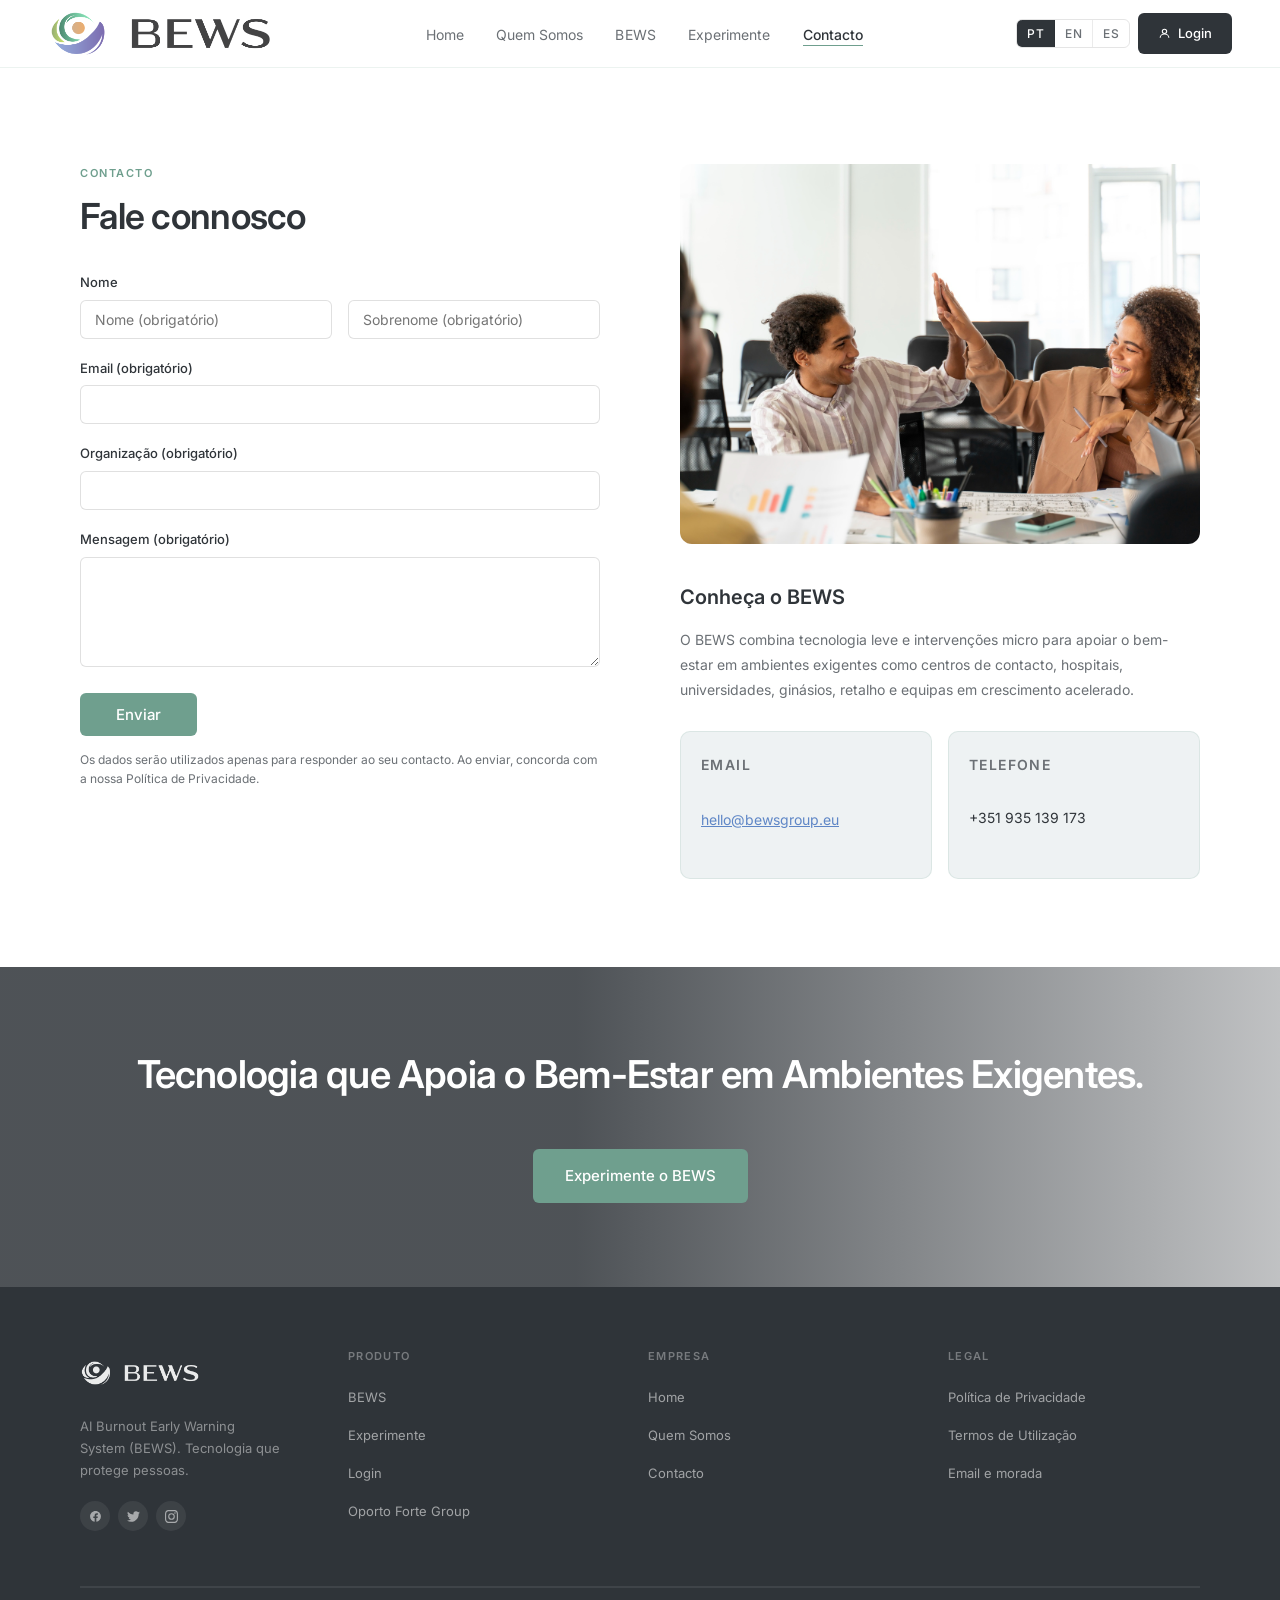
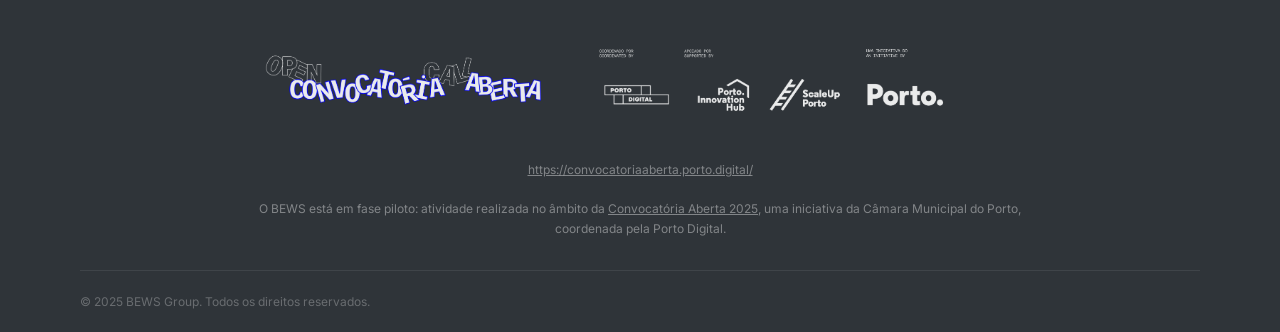
<file: contacto.html>
<!DOCTYPE html>
<html lang="pt">
<head>
<meta charset="UTF-8"/>
<meta name="viewport" content="width=device-width,initial-scale=1.0"/>
<title>Contacto — BEWS Group</title>
<link rel="preconnect" href="https://fonts.googleapis.com"/>
<link href="https://fonts.googleapis.com/css2?family=Inter:wght@300;400;500;600;700&display=swap" rel="stylesheet"/>
<link rel="stylesheet" href="assets/css/styles.css"/>
</head>
<body><nav class="navbar">
  <a class="nav-logo" href="index.html">
    <img src="assets/img/logo.png" alt="BEWS"/>
  </a>
  <ul class="nav-links"><li><a href="index.html" id="nv-home" data-i18n="nav.home">Home</a></li><li><a href="quem-somos.html" id="nv-about" data-i18n="nav.about">Quem Somos</a></li><li><a href="bews.html" id="nv-bews" data-i18n="nav.bews">BEWS</a></li><li><a href="experimente.html" id="nv-try" data-i18n="nav.try">Experimente</a></li><li><a href="contacto.html" id="nv-contact" class="active" data-i18n="nav.contact">Contacto</a></li></ul>
  <div class="nav-right">
    <div class="lang-sw">
      <button class="lang-opt" data-lang="pt" onclick="setLang('pt')">PT</button>
      <button class="lang-opt" data-lang="en" onclick="setLang('en')">EN</button>
      <button class="lang-opt" data-lang="es" onclick="setLang('es')">ES</button>
    </div>
    <a href="login.html" class="btn-login">
      <svg viewBox="0 0 24 24"><circle cx="12" cy="8" r="4"/><path d="M4 20c0-4 3.6-7 8-7s8 3 8 7"/></svg>
      <span data-i18n="nav.login">Login</span>
    </a>
  </div>
</nav>
<div class="page-wrap">

<section class="sec bg-white" style="padding-top:96px">
  <div class="contact-grid">
    <div>
      <p class="eyebrow" data-i18n="con.ey">Contacto</p>
      <h2 class="sec-title" style="margin-bottom:32px" data-i18n="con.t">Fale connosco</h2>
      <form id="contact-form" class="cf" action="https://ayaiuzzvzaxlcybvscee.supabase.co/functions/v1/send-contact-email" method="POST">
        <div class="field"><label data-i18n="con.name">Nome</label>
          <div class="f-row">
            <input type="text" name="first_name" placeholder="Nome (obrigatório)" required/>
            <input type="text" name="last_name" placeholder="Sobrenome (obrigatório)" required/>
          </div>
        </div>
        <div class="field"><label data-i18n="con.email">Email (obrigatório)</label><input type="email" name="email" required/></div>
        <div class="field"><label data-i18n="con.org">Organização (obrigatório)</label><input type="text" name="organization" required/></div>
        <div class="field"><label data-i18n="con.msg">Mensagem (obrigatório)</label><textarea name="message" rows="4" required></textarea></div>
        <button type="submit" id="form-submit" class="btn-sage" style="padding:12px 36px" data-i18n="con.btn">Enviar</button>
        <div id="form-status" style="margin-top:16px;font-size:14px;display:none"></div>
        <p class="pnote" data-i18n="con.note">Os dados serão utilizados apenas para responder ao seu contacto. Ao enviar, concorda com a nossa <a href="politica-privacidade.html" style="color:var(--sage)">Política de Privacidade</a>.</p>
      </form>
    </div>
    <div>
      <div class="photo" style="height:380px;margin-bottom:36px">
        <img src="referencias/acervo/Bews_15.jpg" alt="Sala de reunião moderna e tranquila"/>
      </div>
      <div class="ci">
        <h3 data-i18n="con.info.t">Conheça o BEWS</h3>
        <p>O BEWS combina tecnologia leve e intervenções micro para apoiar o bem-estar em ambientes exigentes como centros de contacto, hospitais, universidades, ginásios, retalho e equipas em crescimento acelerado.</p>
        <div style="display:grid;grid-template-columns:1fr 1fr;gap:16px;margin-top:24px">
          <div style="background:var(--light);border:1px solid rgba(111,159,142,.15);border-radius:10px;padding:20px">
            <p class="ci-lbl" data-i18n="con.elbl">Email</p>
            <a href="mailto:hello@bewsgroup.eu" style="font-size:14px;color:var(--blue);text-decoration:underline">hello@bewsgroup.eu</a>
          </div>
          <div style="background:var(--light);border:1px solid rgba(111,159,142,.15);border-radius:10px;padding:20px">
            <p class="ci-lbl" data-i18n="con.plbl">Telefone</p>
            <p style="font-size:14px;color:var(--dark)">+351 935 139 173</p>
          </div>
        </div>
      </div>
    </div>
  </div>
</section>

<!-- HERO BOTTOM -->
<section class="hero-btm">
  <div class="hero-bg" style="background-image:url('https://images.unsplash.com/photo-1521737852567-6949f3f9f2b5?w=1400&auto=format&fit=crop&q=80')"></div>
  <div class="hero-ov"></div>
  <div class="hero-btm-content" style="text-align:center;width:100%">
    <h2 data-i18n="con.btm.h">Tecnologia que Apoia o Bem-Estar em Ambientes <span style="border-bottom:2px solid #6F9F8E">Exigentes.</span></h2>
    <a href="bews.html" class="btn-sage" style="margin-top:28px;display:inline-block" data-i18n="con.btm.btn">Experimente o BEWS</a>
  </div>
</section>

</div>
<footer class="footer">
  <div class="footer-main">
    <div>
      <div class="footer-logo"><img src="assets/img/logo.png" alt="BEWS"/></div>
      <p class="footer-tagline" data-i18n="footer.tag">AI Burnout Early Warning System (BEWS). Tecnologia que protege pessoas.</p>
      <div class="footer-social">
  <div class="soc"><svg viewBox="0 0 24 24"><path d="M12 2C6.477 2 2 6.477 2 12c0 4.991 3.657 9.128 8.438 9.879V14.89h-2.54V12h2.54V9.797c0-2.506 1.492-3.89 3.777-3.89 1.094 0 2.238.195 2.238.195v2.46h-1.26c-1.243 0-1.63.771-1.63 1.562V12h2.773l-.443 2.89h-2.33v6.989C18.343 21.129 22 16.99 22 12c0-5.523-4.477-10-10-10z"/></svg></div>
  <div class="soc"><svg viewBox="0 0 24 24"><path d="M23.953 4.57a10 10 0 01-2.825.775 4.958 4.958 0 002.163-2.723c-.951.555-2.005.959-3.127 1.184a4.92 4.92 0 00-8.384 4.482C7.69 8.095 4.067 6.13 1.64 3.162a4.822 4.822 0 00-.666 2.475c0 1.71.87 3.213 2.188 4.096a4.904 4.904 0 01-2.228-.616v.06a4.923 4.923 0 003.946 4.827 4.996 4.996 0 01-2.212.085 4.936 4.936 0 004.604 3.417 9.867 9.867 0 01-6.102 2.105c-.39 0-.779-.023-1.17-.067a13.995 13.995 0 007.557 2.209c9.053 0 13.998-7.496 13.998-13.985 0-.21 0-.42-.015-.63A9.935 9.935 0 0024 4.59z"/></svg></div>
  <div class="soc"><svg viewBox="0 0 24 24"><path d="M12 0C8.74 0 8.333.015 7.053.072 5.775.132 4.905.333 4.14.63c-.789.306-1.459.717-2.126 1.384S.935 3.35.63 4.14C.333 4.905.131 5.775.072 7.053.012 8.333 0 8.74 0 12c0 3.259.014 3.668.072 4.948.06 1.277.261 2.148.558 2.913.306.788.717 1.459 1.384 2.126.667.666 1.336 1.079 2.126 1.384.766.296 1.636.499 2.913.558C8.333 23.988 8.74 24 12 24s3.668-.014 4.948-.072c1.277-.06 2.148-.262 2.913-.558.788-.306 1.459-.718 2.126-1.384.666-.667 1.079-1.335 1.384-2.126.296-.765.499-1.636.558-2.913.06-1.28.072-1.689.072-4.948 0-3.259-.014-3.667-.072-4.947-.06-1.277-.262-2.149-.558-2.913-.306-.789-.718-1.459-1.384-2.126C21.319 1.347 20.651.935 19.86.63c-.765-.297-1.636-.499-2.913-.558C15.667.012 15.26 0 12 0zm0 2.16c3.203 0 3.585.016 4.85.071 1.17.055 1.805.249 2.227.415.562.217.96.477 1.382.896.419.42.679.819.896 1.381.164.422.36 1.057.413 2.227.057 1.266.07 1.646.07 4.85s-.015 3.585-.074 4.85c-.061 1.17-.256 1.805-.421 2.227-.224.562-.479.96-.899 1.382-.419.419-.824.679-1.38.896-.42.164-1.065.36-2.235.413-1.274.057-1.649.07-4.859.07-3.211 0-3.586-.015-4.859-.074-1.171-.061-1.816-.256-2.236-.421-.569-.224-.96-.479-1.379-.899-.421-.419-.69-.824-.9-1.38-.165-.42-.359-1.065-.42-2.235-.045-1.26-.061-1.649-.061-4.844 0-3.196.016-3.586.061-4.861.061-1.17.255-1.814.42-2.234.21-.57.479-.96.9-1.381.419-.419.81-.689 1.379-.898.42-.166 1.051-.361 2.221-.421 1.275-.045 1.65-.06 4.859-.06zm0 3.678a6.162 6.162 0 100 12.324 6.162 6.162 0 000-12.324zM12 16c-2.21 0-4-1.79-4-4s1.79-4 4-4 4 1.79 4 4-1.79 4-4 4zm6.406-11.845a1.44 1.44 0 100 2.881 1.44 1.44 0 000-2.881z"/></svg></div>
</div>
    </div>
    <div class="footer-col">
      <h5 data-i18n="footer.c1h">Produto</h5>
      <ul>
        <li><a href="bews.html" data-i18n="nav.bews">BEWS</a></li>
        <li><a href="experimente.html" data-i18n="nav.try">Experimente</a></li>
        <li><a href="login.html" data-i18n="nav.login">Login</a></li>
        <li><a href="oportoforte.html">Oporto Forte Group</a></li>
      </ul>
    </div>
    <div class="footer-col">
      <h5 data-i18n="footer.c2h">Empresa</h5>
      <ul>
        <li><a href="index.html" data-i18n="nav.home">Home</a></li>
        <li><a href="quem-somos.html" data-i18n="nav.about">Quem Somos</a></li>
        <li><a href="contacto.html" data-i18n="nav.contact">Contacto</a></li>
      </ul>
    </div>
    <div class="footer-col">
      <h5 data-i18n="footer.c3h">Legal</h5>
      <ul>
        <li><a href="politica-privacidade.html" data-i18n="footer.priv">Política de Privacidade</a></li>
        <li><a href="termos-utilizacao.html" data-i18n="footer.terms">Termos de Utilização</a></li>
        <li><a href="email-morada.html" data-i18n="footer.addr">Email e morada</a></li>
      </ul>
    </div>
  </div>
    <div class="footer-banner">
      <a href="https://convocatoriaaberta.porto.digital/" target="_blank" rel="noopener noreferrer"><img src="assets/img/banner_logohorizontal_branco.png" alt="BEWS Group Partners Banner"></a>
      <p><a href="https://convocatoriaaberta.porto.digital/" target="_blank" rel="noopener noreferrer" style="color:inherit;text-decoration:underline">https://convocatoriaaberta.porto.digital/</a></p>
      <p>O BEWS está em fase piloto: atividade realizada no âmbito da <a href="https://convocatoriaaberta.porto.digital/" target="_blank" rel="noopener noreferrer" style="color:inherit;text-decoration:underline">Convocatória Aberta 2025</a>, uma iniciativa da Câmara Municipal do Porto, coordenada pela Porto Digital.</p>
    </div>
  <div class="footer-bottom">
    <p class="footer-copy" data-i18n="footer.copy">© 2025 BEWS Group. Todos os direitos reservados.</p>
  </div>
</footer>
<script src="assets/js/main.js"></script>
</body></html>
</file>
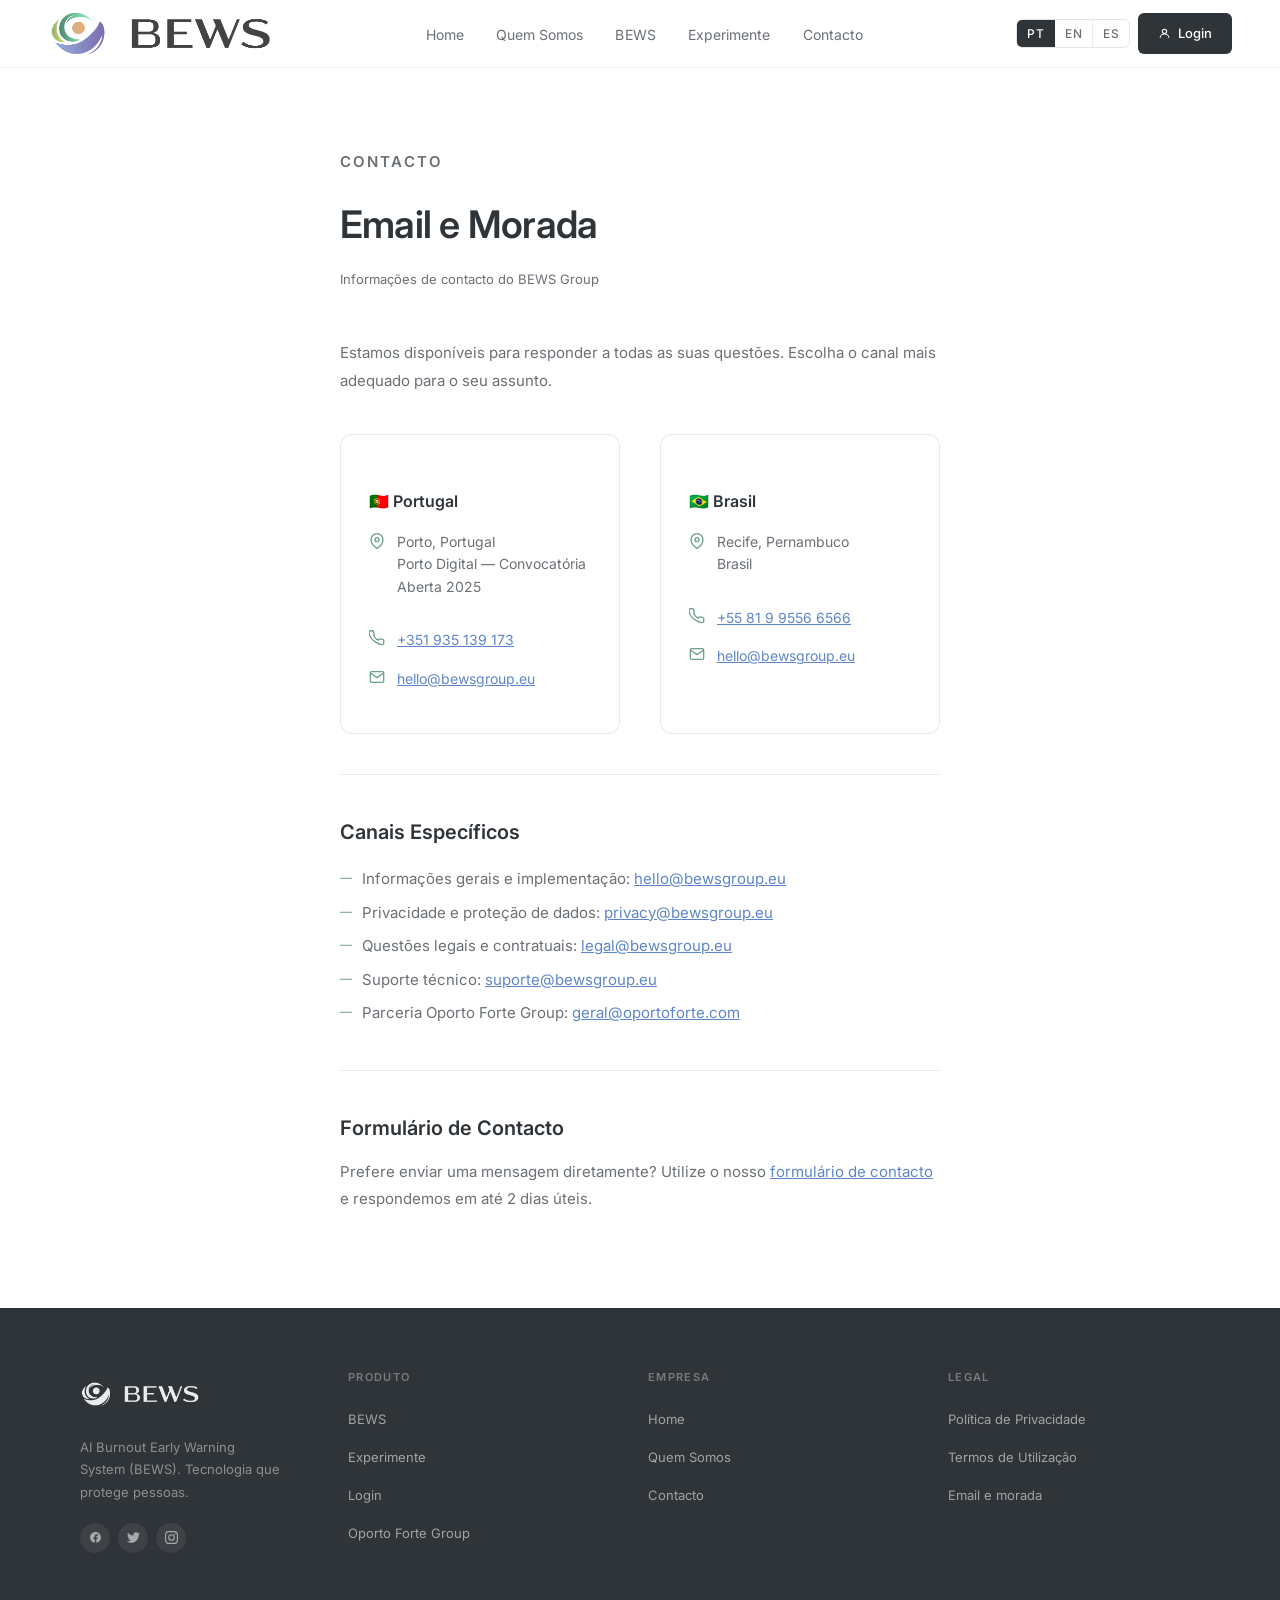
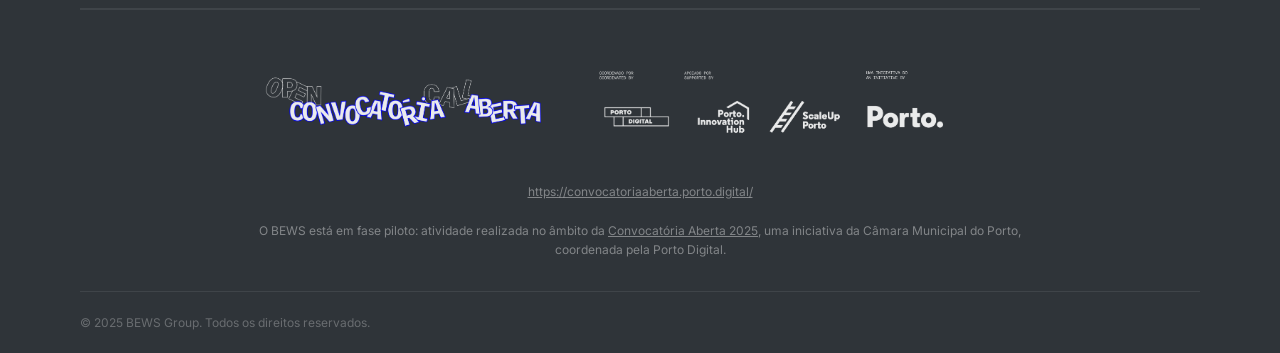
<file: email-morada.html>
<!DOCTYPE html>
<html lang="pt">
<head>
<meta charset="UTF-8"/>
<meta name="viewport" content="width=device-width,initial-scale=1.0"/>
<title>Email e Morada — BEWS Group</title>
<link rel="preconnect" href="https://fonts.googleapis.com"/>
<link href="https://fonts.googleapis.com/css2?family=Inter:wght@300;400;500;600;700&display=swap" rel="stylesheet"/>
<link rel="stylesheet" href="assets/css/styles.css"/>
</head>
<body><nav class="navbar">
  <a class="nav-logo" href="index.html"><img src="assets/img/logo.png" alt="BEWS"/></a>
  <ul class="nav-links"><li><a href="index.html" id="nv-home">Home</a></li><li><a href="quem-somos.html" id="nv-about">Quem Somos</a></li><li><a href="bews.html" id="nv-bews">BEWS</a></li><li><a href="experimente.html" id="nv-try">Experimente</a></li><li><a href="contacto.html" id="nv-contact">Contacto</a></li></ul>
  <div class="nav-right">
    <div class="lang-sw">
      <button class="lang-opt" data-lang="pt" onclick="setLang('pt')">PT</button>
      <button class="lang-opt" data-lang="en" onclick="setLang('en')">EN</button>
      <button class="lang-opt" data-lang="es" onclick="setLang('es')">ES</button>
    </div>
    <a href="login.html" class="btn-login">
      <svg viewBox="0 0 24 24"><circle cx="12" cy="8" r="4"/><path d="M4 20c0-4 3.6-7 8-7s8 3 8 7"/></svg>
      <span>Login</span>
    </a>
  </div>
</nav>
<div class="page-wrap">
<div class="static-wrap">
  <p class="eyebrow">Contacto</p>
  <h1>Email e Morada</h1>
  <p class="last-updated">Informações de contacto do BEWS Group</p>

  <p>Estamos disponíveis para responder a todas as suas questões. Escolha o canal mais adequado para o seu assunto.</p>

  <div class="addr-grid">
    <div class="addr-box">
      <h3>🇵🇹 Portugal</h3>
      <div class="addr-row">
        <svg width="16" height="16" viewBox="0 0 24 24" fill="none" stroke="#6F9F8E" stroke-width="2"><path d="M21 10c0 7-9 13-9 13s-9-6-9-13a9 9 0 0118 0z"/><circle cx="12" cy="10" r="3"/></svg>
        <p>Porto, Portugal<br/>Porto Digital — Convocatória Aberta 2025</p>
      </div>
      <div class="addr-row">
        <svg width="16" height="16" viewBox="0 0 24 24" fill="none" stroke="#6F9F8E" stroke-width="2"><path d="M22 16.92v3a2 2 0 01-2.18 2 19.79 19.79 0 01-8.63-3.07A19.5 19.5 0 013.07 12a19.79 19.79 0 01-3.07-8.67A2 2 0 012 1.18h3a2 2 0 012 1.72c.127.96.361 1.903.7 2.81a2 2 0 01-.45 2.11L6.91 8.29a16 16 0 006.8 6.8l1.27-1.27a2 2 0 012.11-.45c.907.339 1.85.573 2.81.7A2 2 0 0122 16.92z"/></svg>
        <a href="tel:+351935139173">+351 935 139 173</a>
      </div>
      <div class="addr-row">
        <svg width="16" height="16" viewBox="0 0 24 24" fill="none" stroke="#6F9F8E" stroke-width="2"><path d="M4 4h16c1.1 0 2 .9 2 2v12c0 1.1-.9 2-2 2H4c-1.1 0-2-.9-2-2V6c0-1.1.9-2 2-2z"/><polyline points="22,6 12,13 2,6"/></svg>
        <a href="mailto:hello@bewsgroup.eu">hello@bewsgroup.eu</a>
      </div>
    </div>
    <div class="addr-box">
      <h3>🇧🇷 Brasil</h3>
      <div class="addr-row">
        <svg width="16" height="16" viewBox="0 0 24 24" fill="none" stroke="#6F9F8E" stroke-width="2"><path d="M21 10c0 7-9 13-9 13s-9-6-9-13a9 9 0 0118 0z"/><circle cx="12" cy="10" r="3"/></svg>
        <p>Recife, Pernambuco<br/>Brasil</p>
      </div>
      <div class="addr-row">
        <svg width="16" height="16" viewBox="0 0 24 24" fill="none" stroke="#6F9F8E" stroke-width="2"><path d="M22 16.92v3a2 2 0 01-2.18 2 19.79 19.79 0 01-8.63-3.07A19.5 19.5 0 013.07 12a19.79 19.79 0 01-3.07-8.67A2 2 0 012 1.18h3a2 2 0 012 1.72c.127.96.361 1.903.7 2.81a2 2 0 01-.45 2.11L6.91 8.29a16 16 0 006.8 6.8l1.27-1.27a2 2 0 012.11-.45c.907.339 1.85.573 2.81.7A2 2 0 0122 16.92z"/></svg>
        <a href="tel:+5581995566566">+55 81 9 9556 6566</a>
      </div>
      <div class="addr-row">
        <svg width="16" height="16" viewBox="0 0 24 24" fill="none" stroke="#6F9F8E" stroke-width="2"><path d="M4 4h16c1.1 0 2 .9 2 2v12c0 1.1-.9 2-2 2H4c-1.1 0-2-.9-2-2V6c0-1.1.9-2 2-2z"/><polyline points="22,6 12,13 2,6"/></svg>
        <a href="mailto:hello@bewsgroup.eu">hello@bewsgroup.eu</a>
      </div>
    </div>
  </div>

  <div class="static-divider"></div>

  <h2>Canais Específicos</h2>
  <ul>
    <li>Informações gerais e implementação: <a href="mailto:hello@bewsgroup.eu">hello@bewsgroup.eu</a></li>
    <li>Privacidade e proteção de dados: <a href="mailto:privacy@bewsgroup.eu">privacy@bewsgroup.eu</a></li>
    <li>Questões legais e contratuais: <a href="mailto:legal@bewsgroup.eu">legal@bewsgroup.eu</a></li>
    <li>Suporte técnico: <a href="mailto:suporte@bewsgroup.eu">suporte@bewsgroup.eu</a></li>
    <li>Parceria Oporto Forte Group: <a href="mailto:geral@oportoforte.com">geral@oportoforte.com</a></li>
  </ul>

  <div class="static-divider"></div>

  <h2>Formulário de Contacto</h2>
  <p>Prefere enviar uma mensagem diretamente? Utilize o nosso <a href="contacto.html">formulário de contacto</a> e respondemos em até 2 dias úteis.</p>
</div>
</div>
<footer class="footer">
  <div class="footer-main">
    <div>
      <div class="footer-logo"><img src="assets/img/logo.png" alt="BEWS"/></div>
      <p class="footer-tagline">AI Burnout Early Warning System (BEWS). Tecnologia que protege pessoas.</p>
      <div class="footer-social">
  <div class="soc"><svg viewBox="0 0 24 24"><path d="M12 2C6.477 2 2 6.477 2 12c0 4.991 3.657 9.128 8.438 9.879V14.89h-2.54V12h2.54V9.797c0-2.506 1.492-3.89 3.777-3.89 1.094 0 2.238.195 2.238.195v2.46h-1.26c-1.243 0-1.63.771-1.63 1.562V12h2.773l-.443 2.89h-2.33v6.989C18.343 21.129 22 16.99 22 12c0-5.523-4.477-10-10-10z"/></svg></div>
  <div class="soc"><svg viewBox="0 0 24 24"><path d="M23.953 4.57a10 10 0 01-2.825.775 4.958 4.958 0 002.163-2.723c-.951.555-2.005.959-3.127 1.184a4.92 4.92 0 00-8.384 4.482C7.69 8.095 4.067 6.13 1.64 3.162a4.822 4.822 0 00-.666 2.475c0 1.71.87 3.213 2.188 4.096a4.904 4.904 0 01-2.228-.616v.06a4.923 4.923 0 003.946 4.827 4.996 4.996 0 01-2.212.085 4.936 4.936 0 004.604 3.417 9.867 9.867 0 01-6.102 2.105c-.39 0-.779-.023-1.17-.067a13.995 13.995 0 007.557 2.209c9.053 0 13.998-7.496 13.998-13.985 0-.21 0-.42-.015-.63A9.935 9.935 0 0024 4.59z"/></svg></div>
  <div class="soc"><svg viewBox="0 0 24 24"><path d="M12 0C8.74 0 8.333.015 7.053.072 5.775.132 4.905.333 4.14.63c-.789.306-1.459.717-2.126 1.384S.935 3.35.63 4.14C.333 4.905.131 5.775.072 7.053.012 8.333 0 8.74 0 12c0 3.259.014 3.668.072 4.948.06 1.277.261 2.148.558 2.913.306.788.717 1.459 1.384 2.126.667.666 1.336 1.079 2.126 1.384.766.296 1.636.499 2.913.558C8.333 23.988 8.74 24 12 24s3.668-.014 4.948-.072c1.277-.06 2.148-.262 2.913-.558.788-.306 1.459-.718 2.126-1.384.666-.667 1.079-1.335 1.384-2.126.296-.765.499-1.636.558-2.913.06-1.28.072-1.689.072-4.948 0-3.259-.014-3.667-.072-4.947-.06-1.277-.262-2.149-.558-2.913-.306-.789-.718-1.459-1.384-2.126C21.319 1.347 20.651.935 19.86.63c-.765-.297-1.636-.499-2.913-.558C15.667.012 15.26 0 12 0zm0 2.16c3.203 0 3.585.016 4.85.071 1.17.055 1.805.249 2.227.415.562.217.96.477 1.382.896.419.42.679.819.896 1.381.164.422.36 1.057.413 2.227.057 1.266.07 1.646.07 4.85s-.015 3.585-.074 4.85c-.061 1.17-.256 1.805-.421 2.227-.224.562-.479.96-.899 1.382-.419.419-.824.679-1.38.896-.42.164-1.065.36-2.235.413-1.274.057-1.649.07-4.859.07-3.211 0-3.586-.015-4.859-.074-1.171-.061-1.816-.256-2.236-.421-.569-.224-.96-.479-1.379-.899-.421-.419-.69-.824-.9-1.38-.165-.42-.359-1.065-.42-2.235-.045-1.26-.061-1.649-.061-4.844 0-3.196.016-3.586.061-4.861.061-1.17.255-1.814.42-2.234.21-.57.479-.96.9-1.381.419-.419.81-.689 1.379-.898.42-.166 1.051-.361 2.221-.421 1.275-.045 1.65-.06 4.859-.06zm0 3.678a6.162 6.162 0 100 12.324 6.162 6.162 0 000-12.324zM12 16c-2.21 0-4-1.79-4-4s1.79-4 4-4 4 1.79 4 4-1.79 4-4 4zm6.406-11.845a1.44 1.44 0 100 2.881 1.44 1.44 0 000-2.881z"/></svg></div>
</div>
    </div>
    <div class="footer-col"><h5>Produto</h5><ul>
      <li><a href="bews.html">BEWS</a></li>
      <li><a href="experimente.html">Experimente</a></li>
      <li><a href="login.html">Login</a></li>
      <li><a href="oportoforte.html">Oporto Forte Group</a></li>
    </ul></div>
    <div class="footer-col"><h5>Empresa</h5><ul>
      <li><a href="index.html">Home</a></li>
      <li><a href="quem-somos.html">Quem Somos</a></li>
      <li><a href="contacto.html">Contacto</a></li>
    </ul></div>
    <div class="footer-col"><h5>Legal</h5><ul>
      <li><a href="politica-privacidade.html">Política de Privacidade</a></li>
      <li><a href="termos-utilizacao.html">Termos de Utilização</a></li>
      <li><a href="email-morada.html">Email e morada</a></li>
    </ul></div>
  </div>
    <div class="footer-banner">
      <a href="https://convocatoriaaberta.porto.digital/" target="_blank" rel="noopener noreferrer"><img src="assets/img/banner_logohorizontal_branco.png" alt="BEWS Group Partners Banner"></a>
      <p><a href="https://convocatoriaaberta.porto.digital/" target="_blank" rel="noopener noreferrer" style="color:inherit;text-decoration:underline">https://convocatoriaaberta.porto.digital/</a></p>
      <p>O BEWS está em fase piloto: atividade realizada no âmbito da <a href="https://convocatoriaaberta.porto.digital/" target="_blank" rel="noopener noreferrer" style="color:inherit;text-decoration:underline">Convocatória Aberta 2025</a>, uma iniciativa da Câmara Municipal do Porto, coordenada pela Porto Digital.</p>
    </div>
  <div class="footer-bottom">
    <p class="footer-copy">© 2025 BEWS Group. Todos os direitos reservados.</p>
  </div>
</footer>
<script src="assets/js/main.js"></script>
</body></html>
</file>
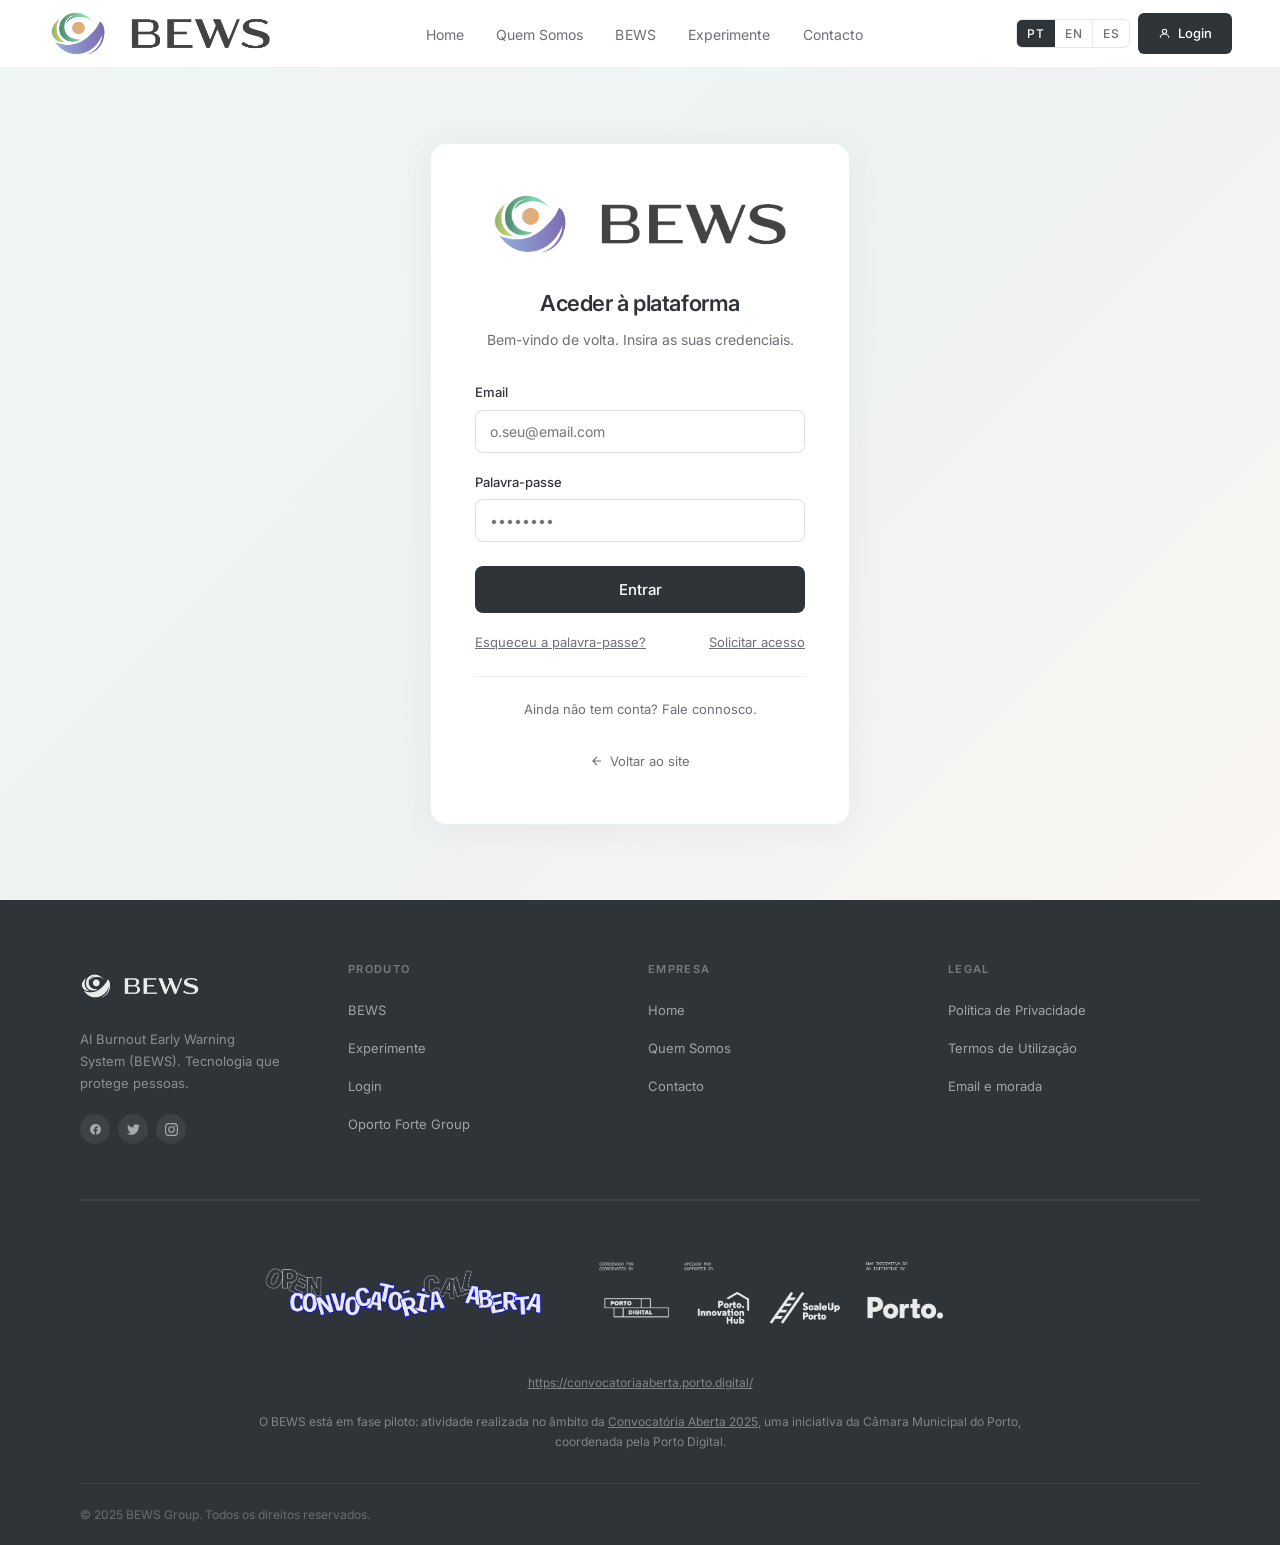
<file: login.html>
<!DOCTYPE html>
<html lang="pt">
<head>
<meta charset="UTF-8"/>
<meta name="viewport" content="width=device-width,initial-scale=1.0"/>
<title>Login — BEWS Group</title>
<link rel="preconnect" href="https://fonts.googleapis.com"/>
<link href="https://fonts.googleapis.com/css2?family=Inter:wght@300;400;500;600;700&display=swap" rel="stylesheet"/>
<link rel="stylesheet" href="assets/css/styles.css"/>
</head>
<body><nav class="navbar">
  <a class="nav-logo" href="index.html">
    <img src="assets/img/logo.png" alt="BEWS"/>
  </a>
  <ul class="nav-links"><li><a href="index.html" id="nv-home" data-i18n="nav.home">Home</a></li><li><a href="quem-somos.html" id="nv-about" data-i18n="nav.about">Quem Somos</a></li><li><a href="bews.html" id="nv-bews" data-i18n="nav.bews">BEWS</a></li><li><a href="experimente.html" id="nv-try" data-i18n="nav.try">Experimente</a></li><li><a href="contacto.html" id="nv-contact" data-i18n="nav.contact">Contacto</a></li></ul>
  <div class="nav-right">
    <div class="lang-sw">
      <button class="lang-opt" data-lang="pt" onclick="setLang('pt')">PT</button>
      <button class="lang-opt" data-lang="en" onclick="setLang('en')">EN</button>
      <button class="lang-opt" data-lang="es" onclick="setLang('es')">ES</button>
    </div>
    <a href="login.html" class="btn-login">
      <svg viewBox="0 0 24 24"><circle cx="12" cy="8" r="4"/><path d="M4 20c0-4 3.6-7 8-7s8 3 8 7"/></svg>
      <span data-i18n="nav.login">Login</span>
    </a>
  </div>
</nav>
<div class="page-wrap">
<div class="login-wrap">
  <div class="login-card">
    <div class="login-logo"><img src="assets/img/logo.png" alt="BEWS"/></div>
    <h2 class="login-title" data-i18n="login.t">Aceder à plataforma</h2>
    <p class="login-sub" data-i18n="login.sub">Bem-vindo de volta. Insira as suas credenciais.</p>
    <div class="lf">
      <div class="lf-field"><label data-i18n="login.email">Email</label><input type="email" placeholder="o.seu@email.com"/></div>
      <div class="lf-field"><label data-i18n="login.pwd">Palavra-passe</label><input type="password" placeholder="••••••••"/></div>
      <button class="btn-login-submit" data-i18n="login.btn">Entrar</button>
      <div class="lf-links">
        <a data-i18n="login.forgot">Esqueceu a palavra-passe?</a>
        <a href="contacto.html" data-i18n="login.req">Solicitar acesso</a>
      </div>
    </div>
    <div class="login-divider"></div>
    <p class="login-note" data-i18n="login.note">Ainda não tem conta? <a href="contacto.html">Fale connosco</a></p>
    <br/>
    <p style="text-align:center">
      <a href="index.html" style="font-size:13px;color:var(--mid);display:inline-flex;align-items:center;gap:6px">
        <svg width="14" height="14" viewBox="0 0 24 24" fill="none" stroke="currentColor" stroke-width="2"><path d="M19 12H5M12 5l-7 7 7 7"/></svg>
        <span data-i18n="login.back">Voltar ao site</span>
      </a>
    </p>
  </div>
</div>
</div>
<footer class="footer">
  <div class="footer-main">
    <div>
      <div class="footer-logo"><img src="assets/img/logo.png" alt="BEWS"/></div>
      <p class="footer-tagline" data-i18n="footer.tag">AI Burnout Early Warning System (BEWS). Tecnologia que protege pessoas.</p>
      <div class="footer-social">
  <div class="soc"><svg viewBox="0 0 24 24"><path d="M12 2C6.477 2 2 6.477 2 12c0 4.991 3.657 9.128 8.438 9.879V14.89h-2.54V12h2.54V9.797c0-2.506 1.492-3.89 3.777-3.89 1.094 0 2.238.195 2.238.195v2.46h-1.26c-1.243 0-1.63.771-1.63 1.562V12h2.773l-.443 2.89h-2.33v6.989C18.343 21.129 22 16.99 22 12c0-5.523-4.477-10-10-10z"/></svg></div>
  <div class="soc"><svg viewBox="0 0 24 24"><path d="M23.953 4.57a10 10 0 01-2.825.775 4.958 4.958 0 002.163-2.723c-.951.555-2.005.959-3.127 1.184a4.92 4.92 0 00-8.384 4.482C7.69 8.095 4.067 6.13 1.64 3.162a4.822 4.822 0 00-.666 2.475c0 1.71.87 3.213 2.188 4.096a4.904 4.904 0 01-2.228-.616v.06a4.923 4.923 0 003.946 4.827 4.996 4.996 0 01-2.212.085 4.936 4.936 0 004.604 3.417 9.867 9.867 0 01-6.102 2.105c-.39 0-.779-.023-1.17-.067a13.995 13.995 0 007.557 2.209c9.053 0 13.998-7.496 13.998-13.985 0-.21 0-.42-.015-.63A9.935 9.935 0 0024 4.59z"/></svg></div>
  <div class="soc"><svg viewBox="0 0 24 24"><path d="M12 0C8.74 0 8.333.015 7.053.072 5.775.132 4.905.333 4.14.63c-.789.306-1.459.717-2.126 1.384S.935 3.35.63 4.14C.333 4.905.131 5.775.072 7.053.012 8.333 0 8.74 0 12c0 3.259.014 3.668.072 4.948.06 1.277.261 2.148.558 2.913.306.788.717 1.459 1.384 2.126.667.666 1.336 1.079 2.126 1.384.766.296 1.636.499 2.913.558C8.333 23.988 8.74 24 12 24s3.668-.014 4.948-.072c1.277-.06 2.148-.262 2.913-.558.788-.306 1.459-.718 2.126-1.384.666-.667 1.079-1.335 1.384-2.126.296-.765.499-1.636.558-2.913.06-1.28.072-1.689.072-4.948 0-3.259-.014-3.667-.072-4.947-.06-1.277-.262-2.149-.558-2.913-.306-.789-.718-1.459-1.384-2.126C21.319 1.347 20.651.935 19.86.63c-.765-.297-1.636-.499-2.913-.558C15.667.012 15.26 0 12 0zm0 2.16c3.203 0 3.585.016 4.85.071 1.17.055 1.805.249 2.227.415.562.217.96.477 1.382.896.419.42.679.819.896 1.381.164.422.36 1.057.413 2.227.057 1.266.07 1.646.07 4.85s-.015 3.585-.074 4.85c-.061 1.17-.256 1.805-.421 2.227-.224.562-.479.96-.899 1.382-.419.419-.824.679-1.38.896-.42.164-1.065.36-2.235.413-1.274.057-1.649.07-4.859.07-3.211 0-3.586-.015-4.859-.074-1.171-.061-1.816-.256-2.236-.421-.569-.224-.96-.479-1.379-.899-.421-.419-.69-.824-.9-1.38-.165-.42-.359-1.065-.42-2.235-.045-1.26-.061-1.649-.061-4.844 0-3.196.016-3.586.061-4.861.061-1.17.255-1.814.42-2.234.21-.57.479-.96.9-1.381.419-.419.81-.689 1.379-.898.42-.166 1.051-.361 2.221-.421 1.275-.045 1.65-.06 4.859-.06zm0 3.678a6.162 6.162 0 100 12.324 6.162 6.162 0 000-12.324zM12 16c-2.21 0-4-1.79-4-4s1.79-4 4-4 4 1.79 4 4-1.79 4-4 4zm6.406-11.845a1.44 1.44 0 100 2.881 1.44 1.44 0 000-2.881z"/></svg></div>
</div>
    </div>
    <div class="footer-col">
      <h5 data-i18n="footer.c1h">Produto</h5>
      <ul>
        <li><a href="bews.html" data-i18n="nav.bews">BEWS</a></li>
        <li><a href="experimente.html" data-i18n="nav.try">Experimente</a></li>
        <li><a href="login.html" data-i18n="nav.login">Login</a></li>
        <li><a href="oportoforte.html">Oporto Forte Group</a></li>
      </ul>
    </div>
    <div class="footer-col">
      <h5 data-i18n="footer.c2h">Empresa</h5>
      <ul>
        <li><a href="index.html" data-i18n="nav.home">Home</a></li>
        <li><a href="quem-somos.html" data-i18n="nav.about">Quem Somos</a></li>
        <li><a href="contacto.html" data-i18n="nav.contact">Contacto</a></li>
      </ul>
    </div>
    <div class="footer-col">
      <h5 data-i18n="footer.c3h">Legal</h5>
      <ul>
        <li><a href="politica-privacidade.html" data-i18n="footer.priv">Política de Privacidade</a></li>
        <li><a href="termos-utilizacao.html" data-i18n="footer.terms">Termos de Utilização</a></li>
        <li><a href="email-morada.html" data-i18n="footer.addr">Email e morada</a></li>
      </ul>
    </div>
  </div>
    <div class="footer-banner">
      <a href="https://convocatoriaaberta.porto.digital/" target="_blank" rel="noopener noreferrer"><img src="assets/img/banner_logohorizontal_branco.png" alt="BEWS Group Partners Banner"></a>
      <p><a href="https://convocatoriaaberta.porto.digital/" target="_blank" rel="noopener noreferrer" style="color:inherit;text-decoration:underline">https://convocatoriaaberta.porto.digital/</a></p>
      <p>O BEWS está em fase piloto: atividade realizada no âmbito da <a href="https://convocatoriaaberta.porto.digital/" target="_blank" rel="noopener noreferrer" style="color:inherit;text-decoration:underline">Convocatória Aberta 2025</a>, uma iniciativa da Câmara Municipal do Porto, coordenada pela Porto Digital.</p>
    </div>
  <div class="footer-bottom">
    <p class="footer-copy" data-i18n="footer.copy">© 2025 BEWS Group. Todos os direitos reservados.</p>
  </div>
</footer>
<script src="assets/js/main.js"></script>
</body></html>
</file>
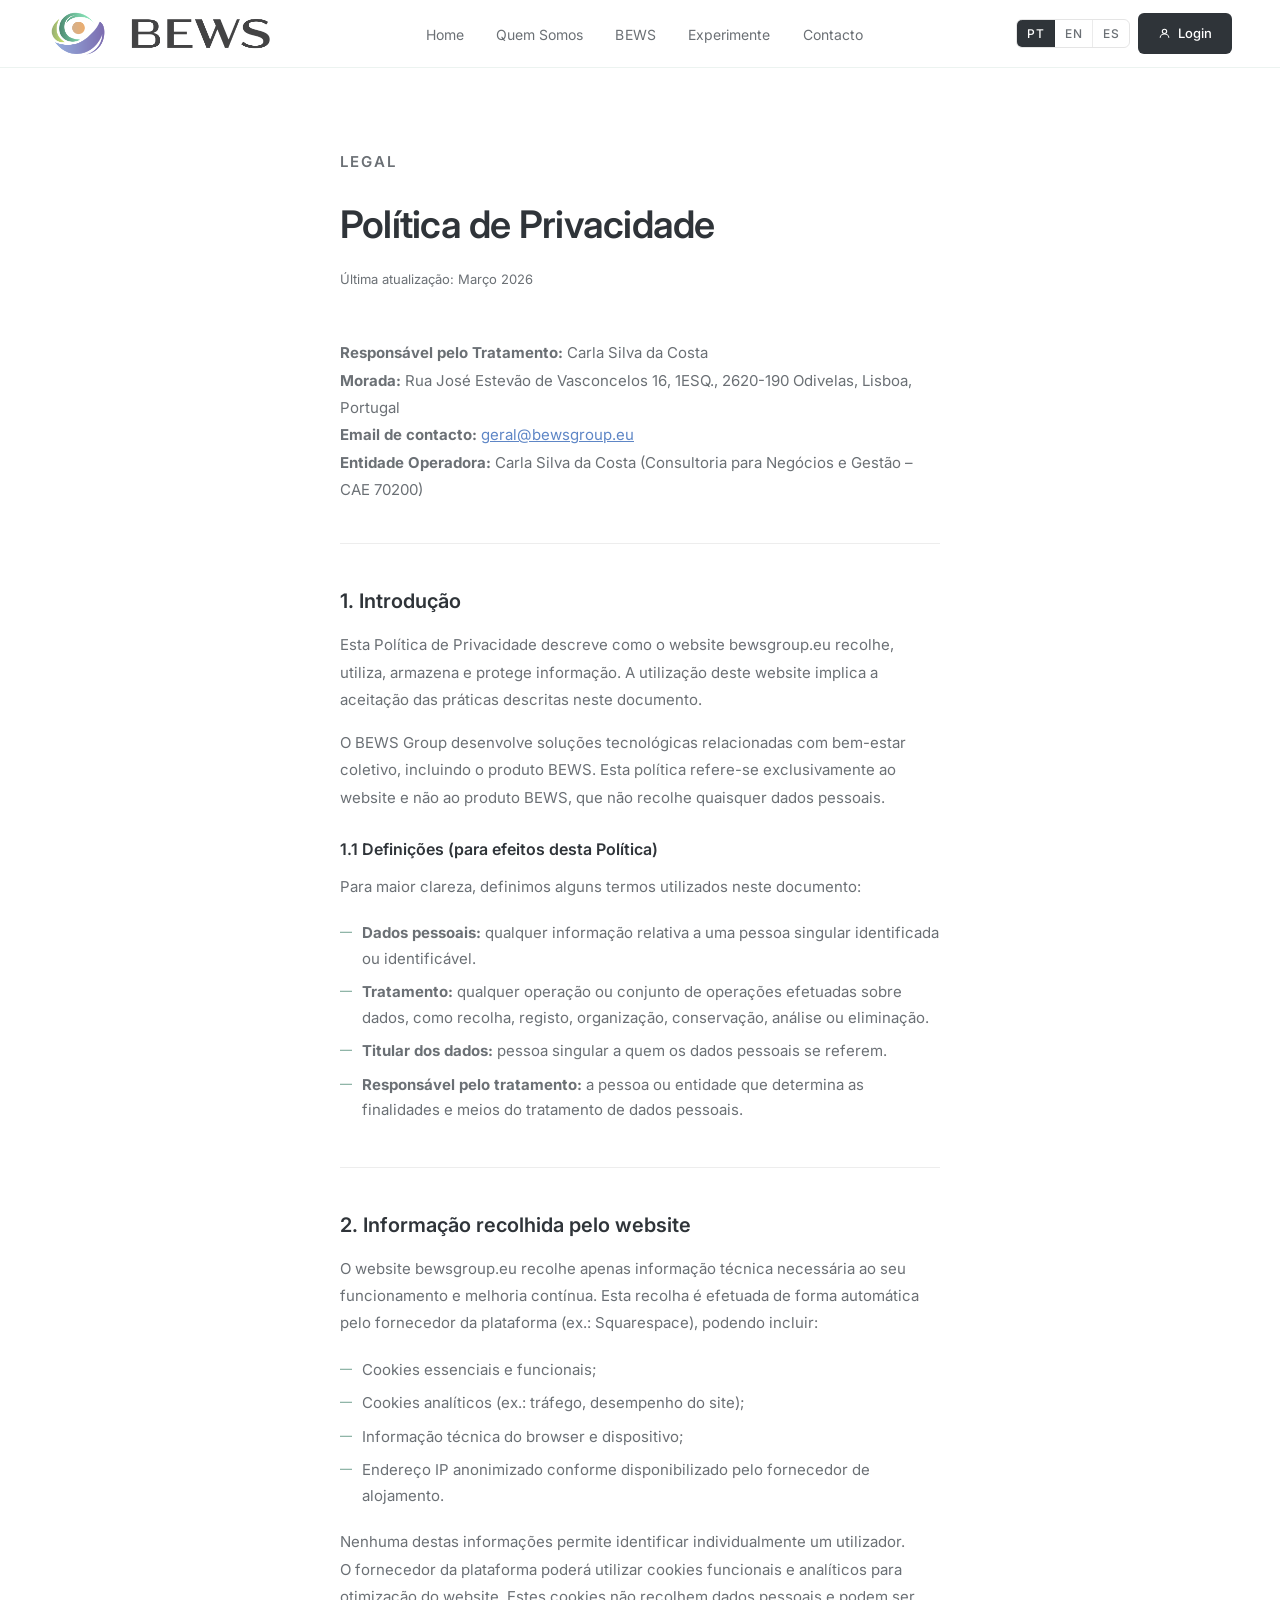
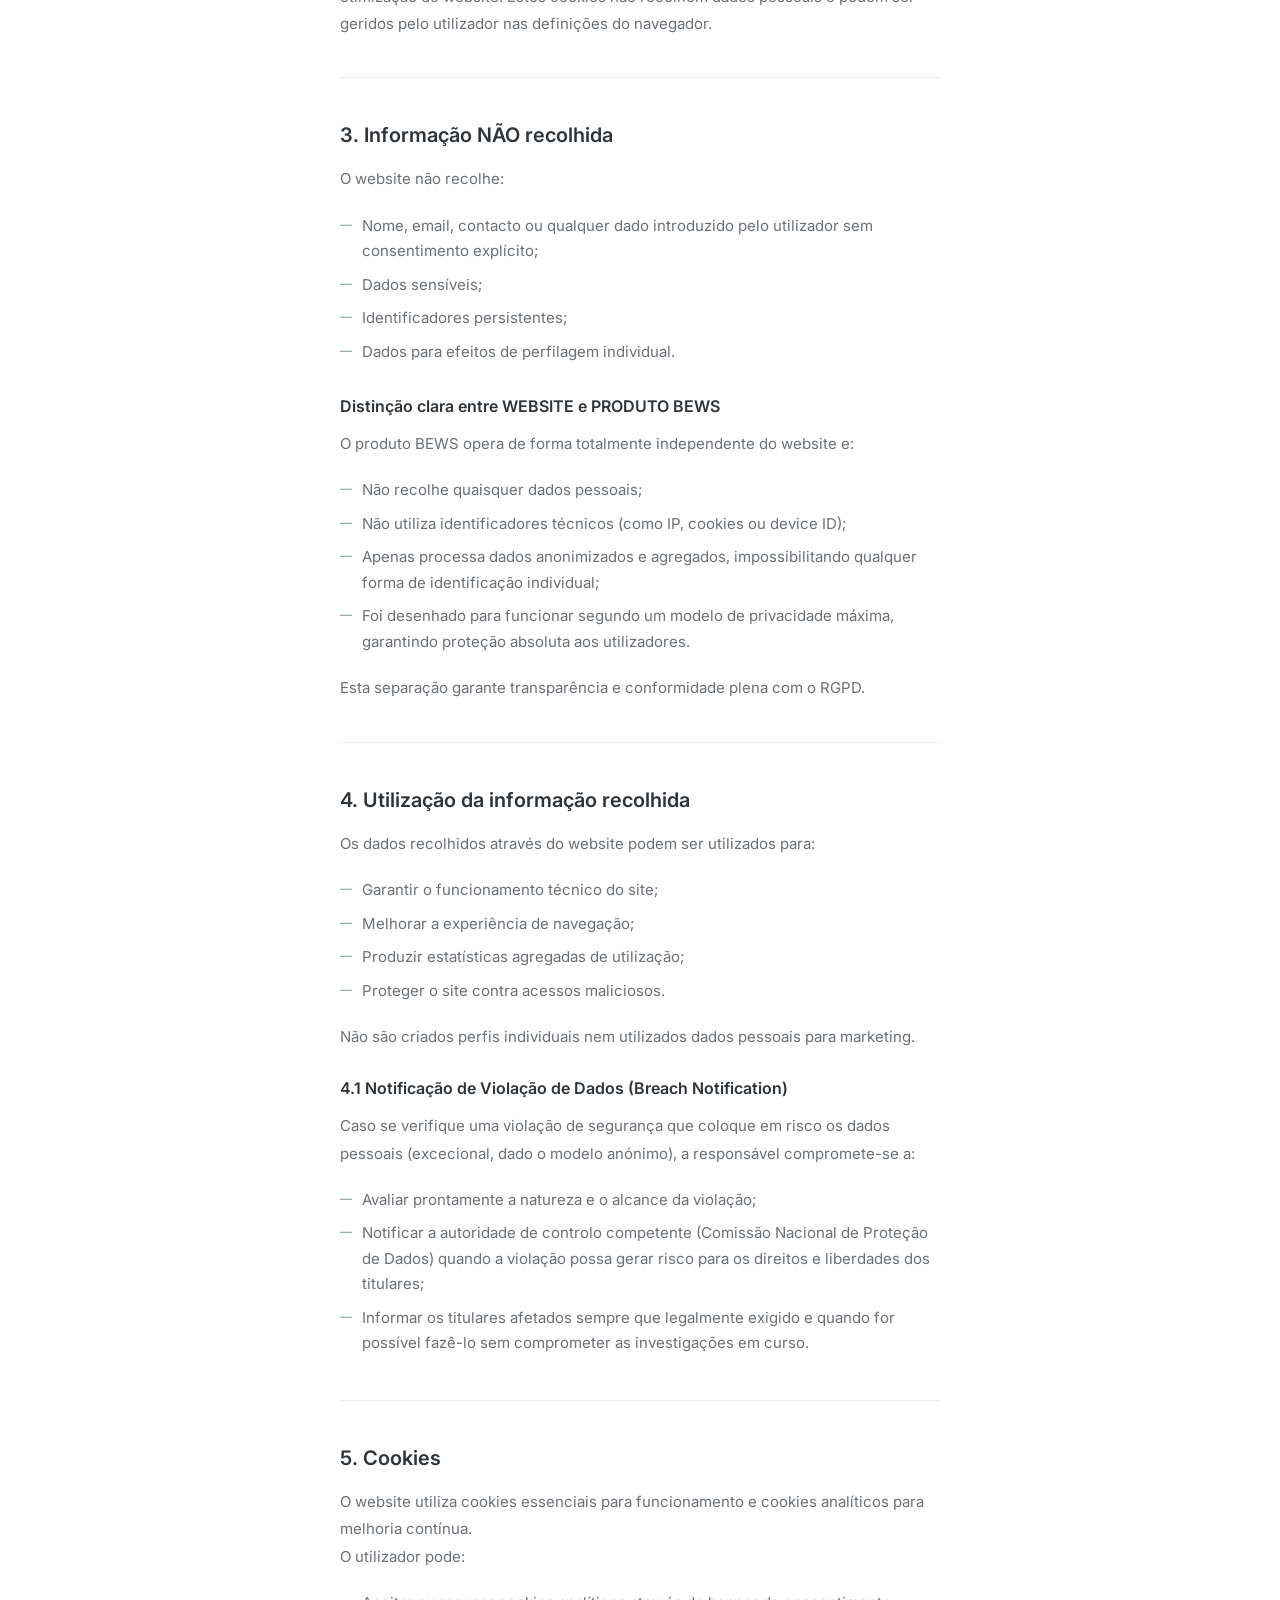
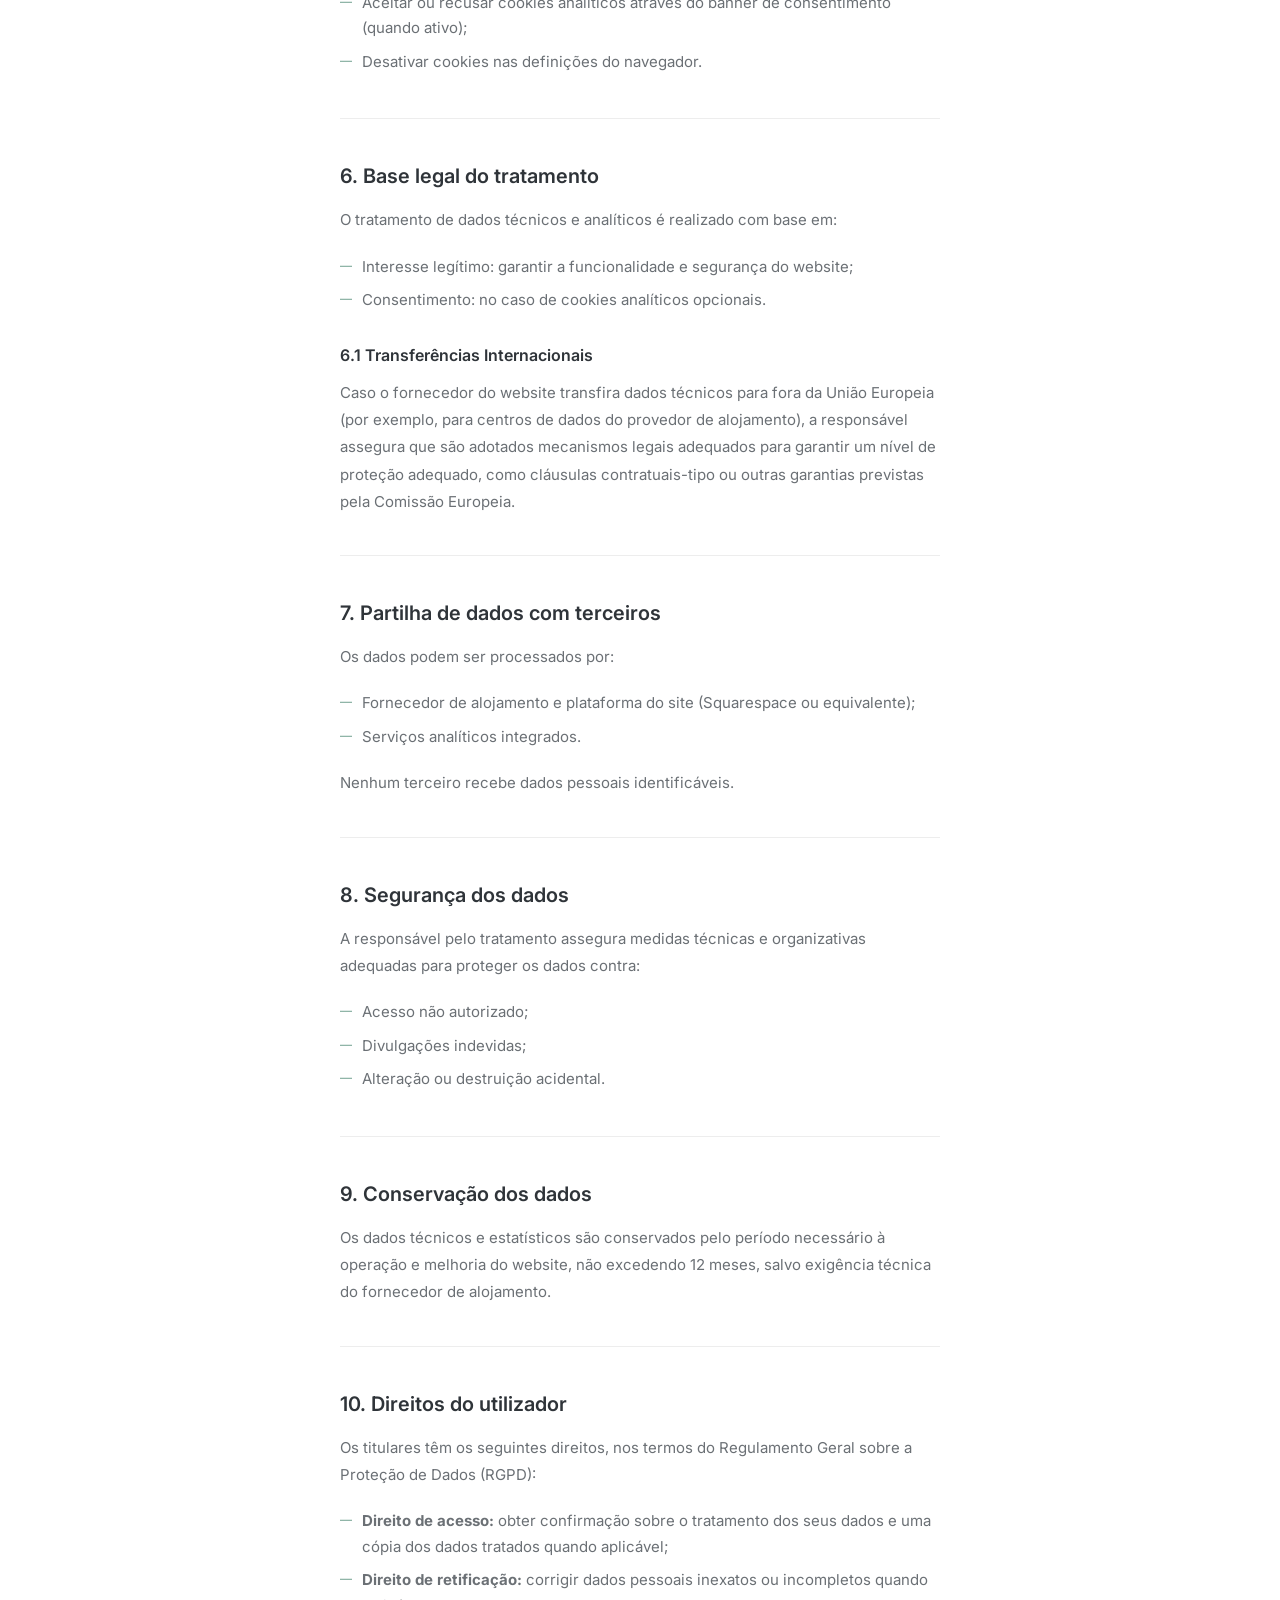
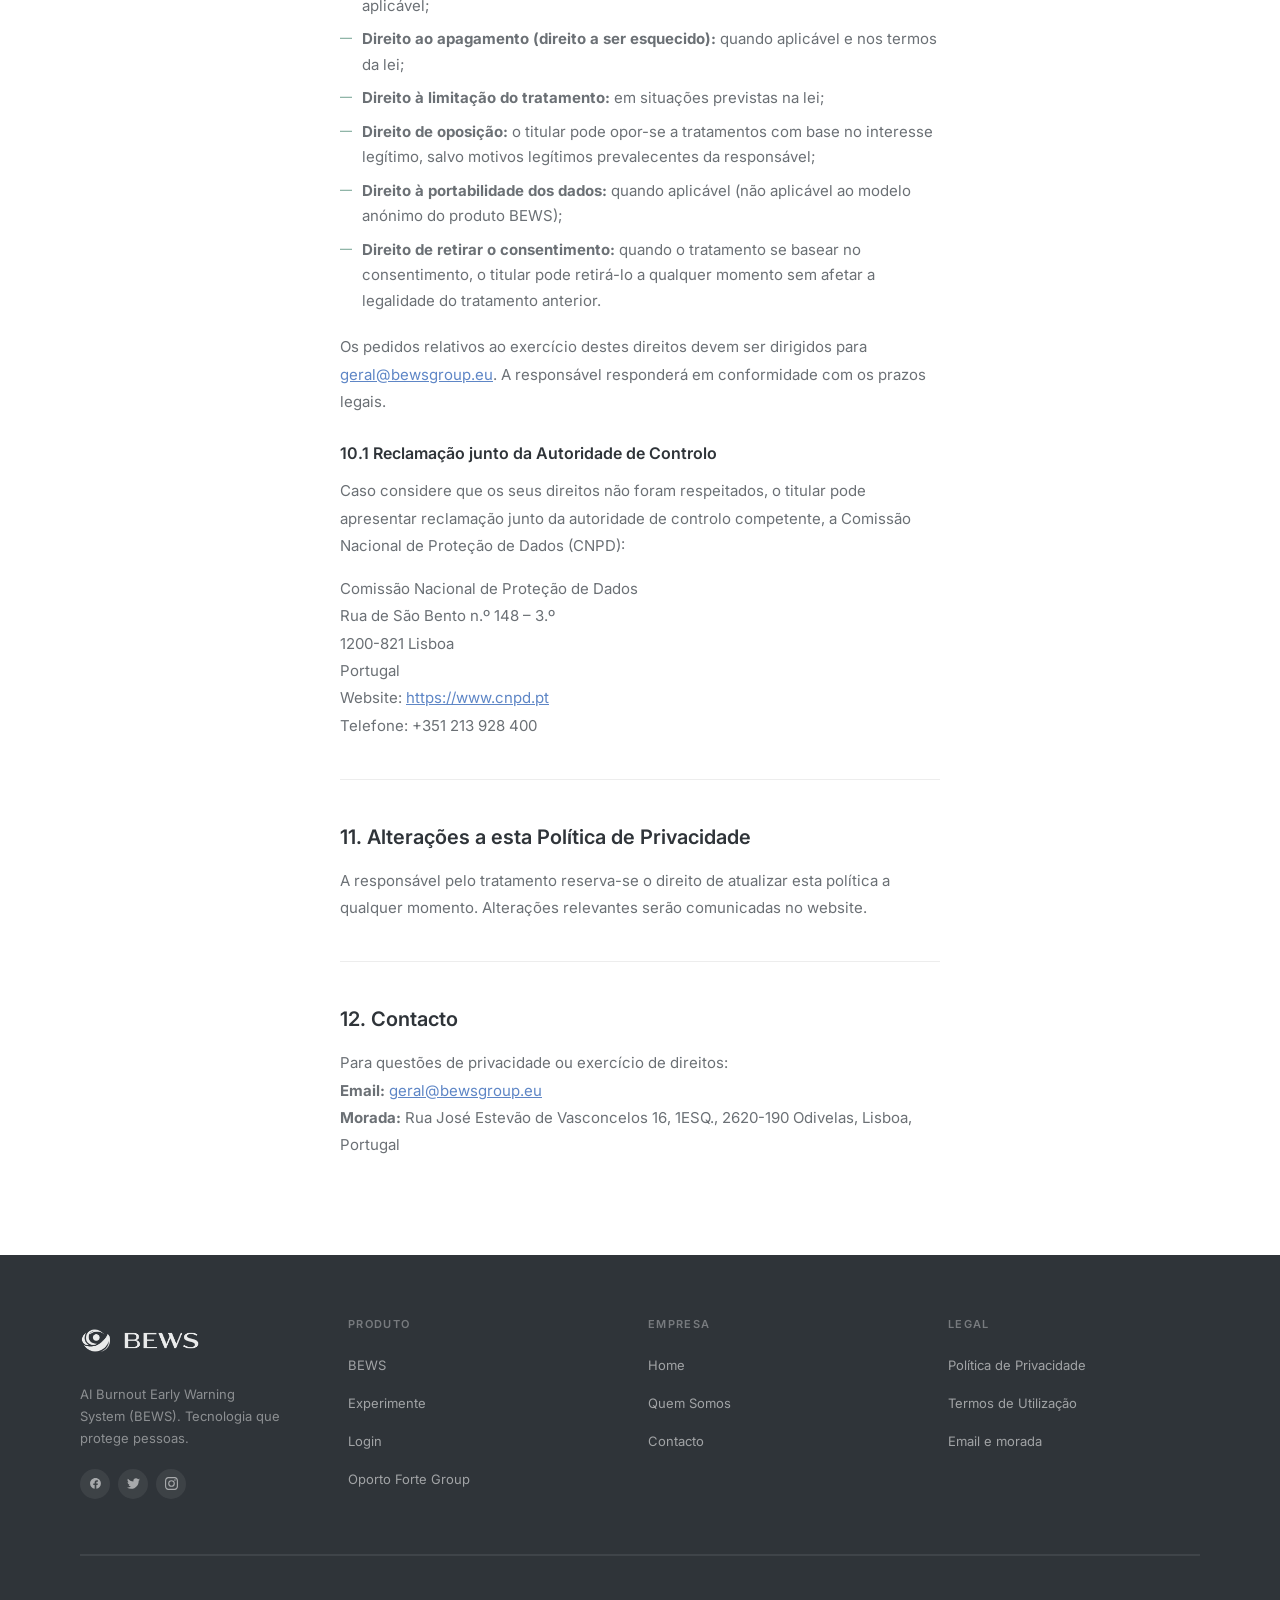
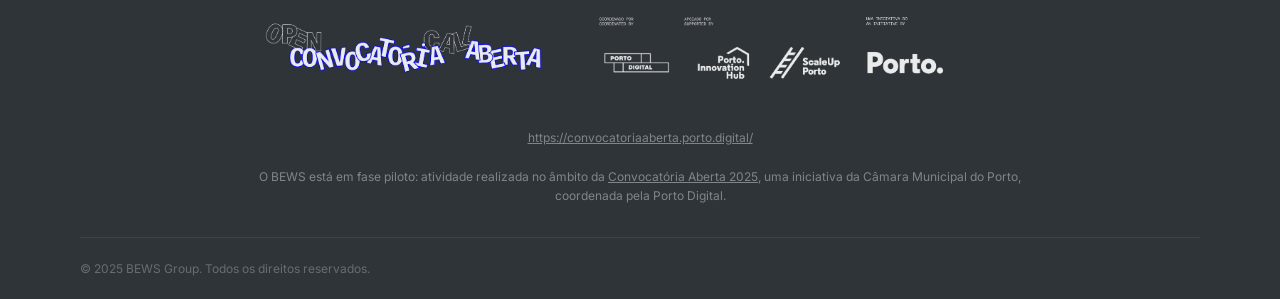
<file: politica-privacidade.html>
<!DOCTYPE html>
<html lang="pt">
<head>
<meta charset="UTF-8"/>
<meta name="viewport" content="width=device-width,initial-scale=1.0"/>
<title>Política de Privacidade — BEWS Group</title>
<link rel="preconnect" href="https://fonts.googleapis.com"/>
<link href="https://fonts.googleapis.com/css2?family=Inter:wght@300;400;500;600;700&display=swap" rel="stylesheet"/>
<link rel="stylesheet" href="assets/css/styles.css"/>
</head>
<body><nav class="navbar">
  <a class="nav-logo" href="index.html"><img src="assets/img/logo.png" alt="BEWS"/></a>
  <ul class="nav-links"><li><a href="index.html" id="nv-home">Home</a></li><li><a href="quem-somos.html" id="nv-about">Quem Somos</a></li><li><a href="bews.html" id="nv-bews">BEWS</a></li><li><a href="experimente.html" id="nv-try">Experimente</a></li><li><a href="contacto.html" id="nv-contact">Contacto</a></li></ul>
  <div class="nav-right">
    <div class="lang-sw">
      <button class="lang-opt" data-lang="pt" onclick="setLang('pt')">PT</button>
      <button class="lang-opt" data-lang="en" onclick="setLang('en')">EN</button>
      <button class="lang-opt" data-lang="es" onclick="setLang('es')">ES</button>
    </div>
    <a href="login.html" class="btn-login">
      <svg viewBox="0 0 24 24"><circle cx="12" cy="8" r="4"/><path d="M4 20c0-4 3.6-7 8-7s8 3 8 7"/></svg>
      <span>Login</span>
    </a>
  </div>
</nav>
<div class="page-wrap">
<div class="static-wrap">
  <p class="eyebrow">Legal</p>
  <h1>Política de Privacidade</h1>
  <p class="last-updated">Última atualização: Março 2026</p>

  <p><strong>Responsável pelo Tratamento:</strong> Carla Silva da Costa<br>
  <strong>Morada:</strong> Rua José Estevão de Vasconcelos 16, 1ESQ., 2620-190 Odivelas, Lisboa, Portugal<br>
  <strong>Email de contacto:</strong> <a href="mailto:geral@bewsgroup.eu">geral@bewsgroup.eu</a><br>
  <strong>Entidade Operadora:</strong> Carla Silva da Costa (Consultoria para Negócios e Gestão – CAE 70200)</p>

  <div class="static-divider"></div>

  <h2>1. Introdução</h2>
  <p>Esta Política de Privacidade descreve como o website bewsgroup.eu recolhe, utiliza, armazena e protege informação. A utilização deste website implica a aceitação das práticas descritas neste documento.</p>
  <p>O BEWS Group desenvolve soluções tecnológicas relacionadas com bem-estar coletivo, incluindo o produto BEWS. Esta política refere-se exclusivamente ao website e não ao produto BEWS, que não recolhe quaisquer dados pessoais.</p>

  <h3>1.1 Definições (para efeitos desta Política)</h3>
  <p>Para maior clareza, definimos alguns termos utilizados neste documento:</p>
  <ul>
    <li><strong>Dados pessoais:</strong> qualquer informação relativa a uma pessoa singular identificada ou identificável.</li>
    <li><strong>Tratamento:</strong> qualquer operação ou conjunto de operações efetuadas sobre dados, como recolha, registo, organização, conservação, análise ou eliminação.</li>
    <li><strong>Titular dos dados:</strong> pessoa singular a quem os dados pessoais se referem.</li>
    <li><strong>Responsável pelo tratamento:</strong> a pessoa ou entidade que determina as finalidades e meios do tratamento de dados pessoais.</li>
  </ul>

  <div class="static-divider"></div>

  <h2>2. Informação recolhida pelo website</h2>
  <p>O website bewsgroup.eu recolhe apenas informação técnica necessária ao seu funcionamento e melhoria contínua. Esta recolha é efetuada de forma automática pelo fornecedor da plataforma (ex.: Squarespace), podendo incluir:</p>
  <ul>
    <li>Cookies essenciais e funcionais;</li>
    <li>Cookies analíticos (ex.: tráfego, desempenho do site);</li>
    <li>Informação técnica do browser e dispositivo;</li>
    <li>Endereço IP anonimizado conforme disponibilizado pelo fornecedor de alojamento.</li>
  </ul>
  <p>Nenhuma destas informações permite identificar individualmente um utilizador.<br>
  O fornecedor da plataforma poderá utilizar cookies funcionais e analíticos para otimização do website. Estes cookies não recolhem dados pessoais e podem ser geridos pelo utilizador nas definições do navegador.</p>

  <div class="static-divider"></div>

  <h2>3. Informação NÃO recolhida</h2>
  <p>O website não recolhe:</p>
  <ul>
    <li>Nome, email, contacto ou qualquer dado introduzido pelo utilizador sem consentimento explícito;</li>
    <li>Dados sensíveis;</li>
    <li>Identificadores persistentes;</li>
    <li>Dados para efeitos de perfilagem individual.</li>
  </ul>

  <h3>Distinção clara entre WEBSITE e PRODUTO BEWS</h3>
  <p>O produto BEWS opera de forma totalmente independente do website e:</p>
  <ul>
    <li>Não recolhe quaisquer dados pessoais;</li>
    <li>Não utiliza identificadores técnicos (como IP, cookies ou device ID);</li>
    <li>Apenas processa dados anonimizados e agregados, impossibilitando qualquer forma de identificação individual;</li>
    <li>Foi desenhado para funcionar segundo um modelo de privacidade máxima, garantindo proteção absoluta aos utilizadores.</li>
  </ul>
  <p>Esta separação garante transparência e conformidade plena com o RGPD.</p>

  <div class="static-divider"></div>

  <h2>4. Utilização da informação recolhida</h2>
  <p>Os dados recolhidos através do website podem ser utilizados para:</p>
  <ul>
    <li>Garantir o funcionamento técnico do site;</li>
    <li>Melhorar a experiência de navegação;</li>
    <li>Produzir estatísticas agregadas de utilização;</li>
    <li>Proteger o site contra acessos maliciosos.</li>
  </ul>
  <p>Não são criados perfis individuais nem utilizados dados pessoais para marketing.</p>

  <h3>4.1 Notificação de Violação de Dados (Breach Notification)</h3>
  <p>Caso se verifique uma violação de segurança que coloque em risco os dados pessoais (excecional, dado o modelo anónimo), a responsável compromete-se a:</p>
  <ul>
    <li>Avaliar prontamente a natureza e o alcance da violação;</li>
    <li>Notificar a autoridade de controlo competente (Comissão Nacional de Proteção de Dados) quando a violação possa gerar risco para os direitos e liberdades dos titulares;</li>
    <li>Informar os titulares afetados sempre que legalmente exigido e quando for possível fazê-lo sem comprometer as investigações em curso.</li>
  </ul>

  <div class="static-divider"></div>

  <h2>5. Cookies</h2>
  <p>O website utiliza cookies essenciais para funcionamento e cookies analíticos para melhoria contínua.<br>
  O utilizador pode:</p>
  <ul>
    <li>Aceitar ou recusar cookies analíticos através do banner de consentimento (quando ativo);</li>
    <li>Desativar cookies nas definições do navegador.</li>
  </ul>

  <div class="static-divider"></div>

  <h2>6. Base legal do tratamento</h2>
  <p>O tratamento de dados técnicos e analíticos é realizado com base em:</p>
  <ul>
    <li>Interesse legítimo: garantir a funcionalidade e segurança do website;</li>
    <li>Consentimento: no caso de cookies analíticos opcionais.</li>
  </ul>

  <h3>6.1 Transferências Internacionais</h3>
  <p>Caso o fornecedor do website transfira dados técnicos para fora da União Europeia (por exemplo, para centros de dados do provedor de alojamento), a responsável assegura que são adotados mecanismos legais adequados para garantir um nível de proteção adequado, como cláusulas contratuais-tipo ou outras garantias previstas pela Comissão Europeia.</p>

  <div class="static-divider"></div>

  <h2>7. Partilha de dados com terceiros</h2>
  <p>Os dados podem ser processados por:</p>
  <ul>
    <li>Fornecedor de alojamento e plataforma do site (Squarespace ou equivalente);</li>
    <li>Serviços analíticos integrados.</li>
  </ul>
  <p>Nenhum terceiro recebe dados pessoais identificáveis.</p>

  <div class="static-divider"></div>

  <h2>8. Segurança dos dados</h2>
  <p>A responsável pelo tratamento assegura medidas técnicas e organizativas adequadas para proteger os dados contra:</p>
  <ul>
    <li>Acesso não autorizado;</li>
    <li>Divulgações indevidas;</li>
    <li>Alteração ou destruição acidental.</li>
  </ul>

  <div class="static-divider"></div>

  <h2>9. Conservação dos dados</h2>
  <p>Os dados técnicos e estatísticos são conservados pelo período necessário à operação e melhoria do website, não excedendo 12 meses, salvo exigência técnica do fornecedor de alojamento.</p>

  <div class="static-divider"></div>

  <h2>10. Direitos do utilizador</h2>
  <p>Os titulares têm os seguintes direitos, nos termos do Regulamento Geral sobre a Proteção de Dados (RGPD):</p>
  <ul>
    <li><strong>Direito de acesso:</strong> obter confirmação sobre o tratamento dos seus dados e uma cópia dos dados tratados quando aplicável;</li>
    <li><strong>Direito de retificação:</strong> corrigir dados pessoais inexatos ou incompletos quando aplicável;</li>
    <li><strong>Direito ao apagamento (direito a ser esquecido):</strong> quando aplicável e nos termos da lei;</li>
    <li><strong>Direito à limitação do tratamento:</strong> em situações previstas na lei;</li>
    <li><strong>Direito de oposição:</strong> o titular pode opor-se a tratamentos com base no interesse legítimo, salvo motivos legítimos prevalecentes da responsável;</li>
    <li><strong>Direito à portabilidade dos dados:</strong> quando aplicável (não aplicável ao modelo anónimo do produto BEWS);</li>
    <li><strong>Direito de retirar o consentimento:</strong> quando o tratamento se basear no consentimento, o titular pode retirá-lo a qualquer momento sem afetar a legalidade do tratamento anterior.</li>
  </ul>
  <p>Os pedidos relativos ao exercício destes direitos devem ser dirigidos para <a href="mailto:geral@bewsgroup.eu">geral@bewsgroup.eu</a>. A responsável responderá em conformidade com os prazos legais.</p>

  <h3>10.1 Reclamação junto da Autoridade de Controlo</h3>
  <p>Caso considere que os seus direitos não foram respeitados, o titular pode apresentar reclamação junto da autoridade de controlo competente, a Comissão Nacional de Proteção de Dados (CNPD):</p>
  <p>Comissão Nacional de Proteção de Dados<br>
  Rua de São Bento n.º 148 – 3.º<br>
  1200-821 Lisboa<br>
  Portugal<br>
  Website: <a href="https://www.cnpd.pt" target="_blank">https://www.cnpd.pt</a><br>
  Telefone: +351 213 928 400</p>

  <div class="static-divider"></div>

  <h2>11. Alterações a esta Política de Privacidade</h2>
  <p>A responsável pelo tratamento reserva-se o direito de atualizar esta política a qualquer momento. Alterações relevantes serão comunicadas no website.</p>

  <div class="static-divider"></div>

  <h2>12. Contacto</h2>
  <p>Para questões de privacidade ou exercício de direitos:<br>
  <strong>Email:</strong> <a href="mailto:geral@bewsgroup.eu">geral@bewsgroup.eu</a><br>
  <strong>Morada:</strong> Rua José Estevão de Vasconcelos 16, 1ESQ., 2620-190 Odivelas, Lisboa, Portugal</p>
</div>
</div>
<footer class="footer">
  <div class="footer-main">
    <div>
      <div class="footer-logo"><img src="assets/img/logo.png" alt="BEWS"/></div>
      <p class="footer-tagline">AI Burnout Early Warning System (BEWS). Tecnologia que protege pessoas.</p>
      <div class="footer-social">
  <div class="soc"><svg viewBox="0 0 24 24"><path d="M12 2C6.477 2 2 6.477 2 12c0 4.991 3.657 9.128 8.438 9.879V14.89h-2.54V12h2.54V9.797c0-2.506 1.492-3.89 3.777-3.89 1.094 0 2.238.195 2.238.195v2.46h-1.26c-1.243 0-1.63.771-1.63 1.562V12h2.773l-.443 2.89h-2.33v6.989C18.343 21.129 22 16.99 22 12c0-5.523-4.477-10-10-10z"/></svg></div>
  <div class="soc"><svg viewBox="0 0 24 24"><path d="M23.953 4.57a10 10 0 01-2.825.775 4.958 4.958 0 002.163-2.723c-.951.555-2.005.959-3.127 1.184a4.92 4.92 0 00-8.384 4.482C7.69 8.095 4.067 6.13 1.64 3.162a4.822 4.822 0 00-.666 2.475c0 1.71.87 3.213 2.188 4.096a4.904 4.904 0 01-2.228-.616v.06a4.923 4.923 0 003.946 4.827 4.996 4.996 0 01-2.212.085 4.936 4.936 0 004.604 3.417 9.867 9.867 0 01-6.102 2.105c-.39 0-.779-.023-1.17-.067a13.995 13.995 0 007.557 2.209c9.053 0 13.998-7.496 13.998-13.985 0-.21 0-.42-.015-.63A9.935 9.935 0 0024 4.59z"/></svg></div>
  <div class="soc"><svg viewBox="0 0 24 24"><path d="M12 0C8.74 0 8.333.015 7.053.072 5.775.132 4.905.333 4.14.63c-.789.306-1.459.717-2.126 1.384S.935 3.35.63 4.14C.333 4.905.131 5.775.072 7.053.012 8.333 0 8.74 0 12c0 3.259.014 3.668.072 4.948.06 1.277.261 2.148.558 2.913.306.788.717 1.459 1.384 2.126.667.666 1.336 1.079 2.126 1.384.766.296 1.636.499 2.913.558C8.333 23.988 8.74 24 12 24s3.668-.014 4.948-.072c1.277-.06 2.148-.262 2.913-.558.788-.306 1.459-.718 2.126-1.384.666-.667 1.079-1.335 1.384-2.126.296-.765.499-1.636.558-2.913.06-1.28.072-1.689.072-4.948 0-3.259-.014-3.667-.072-4.947-.06-1.277-.262-2.149-.558-2.913-.306-.789-.718-1.459-1.384-2.126C21.319 1.347 20.651.935 19.86.63c-.765-.297-1.636-.499-2.913-.558C15.667.012 15.26 0 12 0zm0 2.16c3.203 0 3.585.016 4.85.071 1.17.055 1.805.249 2.227.415.562.217.96.477 1.382.896.419.42.679.819.896 1.381.164.422.36 1.057.413 2.227.057 1.266.07 1.646.07 4.85s-.015 3.585-.074 4.85c-.061 1.17-.256 1.805-.421 2.227-.224.562-.479.96-.899 1.382-.419.419-.824.679-1.38.896-.42.164-1.065.36-2.235.413-1.274.057-1.649.07-4.859.07-3.211 0-3.586-.015-4.859-.074-1.171-.061-1.816-.256-2.236-.421-.569-.224-.96-.479-1.379-.899-.421-.419-.69-.824-.9-1.38-.165-.42-.359-1.065-.42-2.235-.045-1.26-.061-1.649-.061-4.844 0-3.196.016-3.586.061-4.861.061-1.17.255-1.814.42-2.234.21-.57.479-.96.9-1.381.419-.419.81-.689 1.379-.898.42-.166 1.051-.361 2.221-.421 1.275-.045 1.65-.06 4.859-.06zm0 3.678a6.162 6.162 0 100 12.324 6.162 6.162 0 000-12.324zM12 16c-2.21 0-4-1.79-4-4s1.79-4 4-4 4 1.79 4 4-1.79 4-4 4zm6.406-11.845a1.44 1.44 0 100 2.881 1.44 1.44 0 000-2.881z"/></svg></div>
</div>
    </div>
    <div class="footer-col"><h5>Produto</h5><ul>
      <li><a href="bews.html">BEWS</a></li>
      <li><a href="experimente.html">Experimente</a></li>
      <li><a href="login.html">Login</a></li>
      <li><a href="oportoforte.html">Oporto Forte Group</a></li>
    </ul></div>
    <div class="footer-col"><h5>Empresa</h5><ul>
      <li><a href="index.html">Home</a></li>
      <li><a href="quem-somos.html">Quem Somos</a></li>
      <li><a href="contacto.html">Contacto</a></li>
    </ul></div>
    <div class="footer-col"><h5>Legal</h5><ul>
      <li><a href="politica-privacidade.html">Política de Privacidade</a></li>
      <li><a href="termos-utilizacao.html">Termos de Utilização</a></li>
      <li><a href="email-morada.html">Email e morada</a></li>
    </ul></div>
  </div>
    <div class="footer-banner">
      <a href="https://convocatoriaaberta.porto.digital/" target="_blank" rel="noopener noreferrer"><img src="assets/img/banner_logohorizontal_branco.png" alt="BEWS Group Partners Banner"></a>
      <p><a href="https://convocatoriaaberta.porto.digital/" target="_blank" rel="noopener noreferrer" style="color:inherit;text-decoration:underline">https://convocatoriaaberta.porto.digital/</a></p>
      <p>O BEWS está em fase piloto: atividade realizada no âmbito da <a href="https://convocatoriaaberta.porto.digital/" target="_blank" rel="noopener noreferrer" style="color:inherit;text-decoration:underline">Convocatória Aberta 2025</a>, uma iniciativa da Câmara Municipal do Porto, coordenada pela Porto Digital.</p>
    </div>
  <div class="footer-bottom">
    <p class="footer-copy">© 2025 BEWS Group. Todos os direitos reservados.</p>
  </div>
</footer>
<script src="assets/js/main.js"></script>
</body></html>
</file>
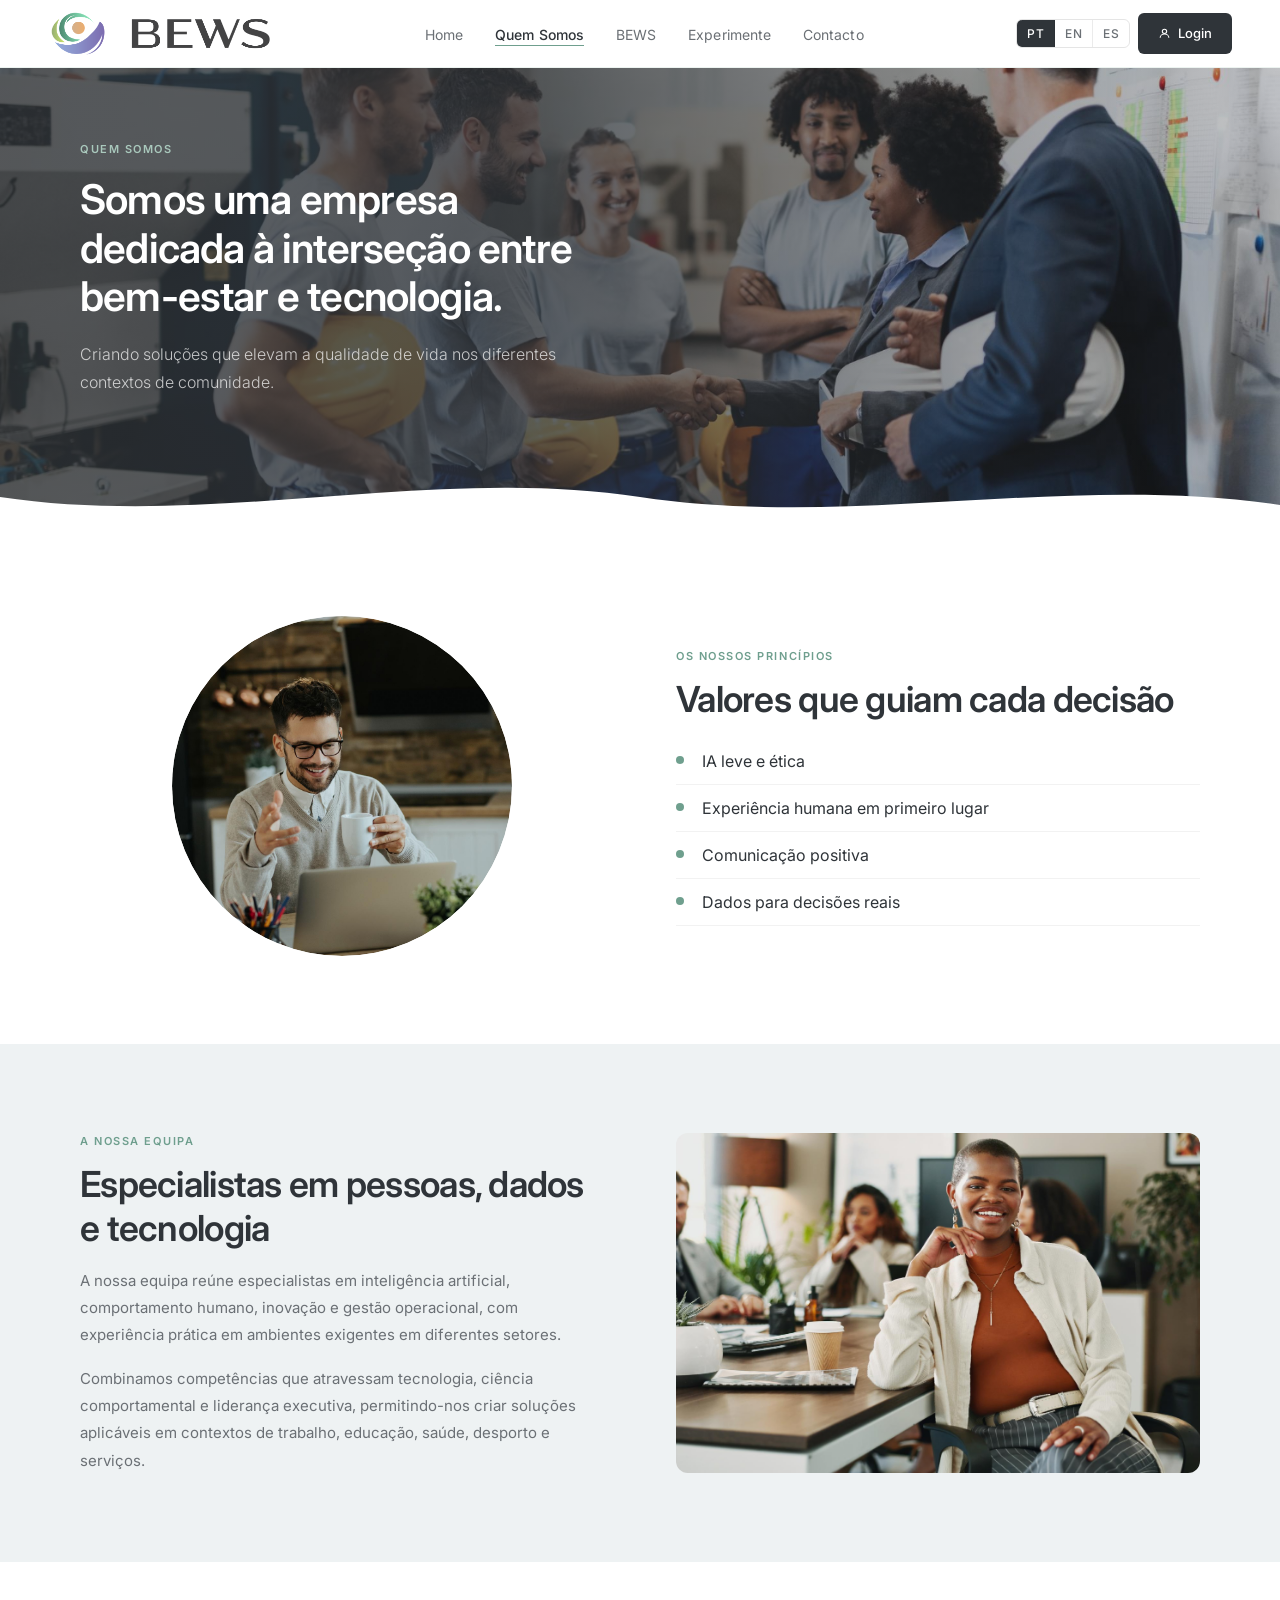
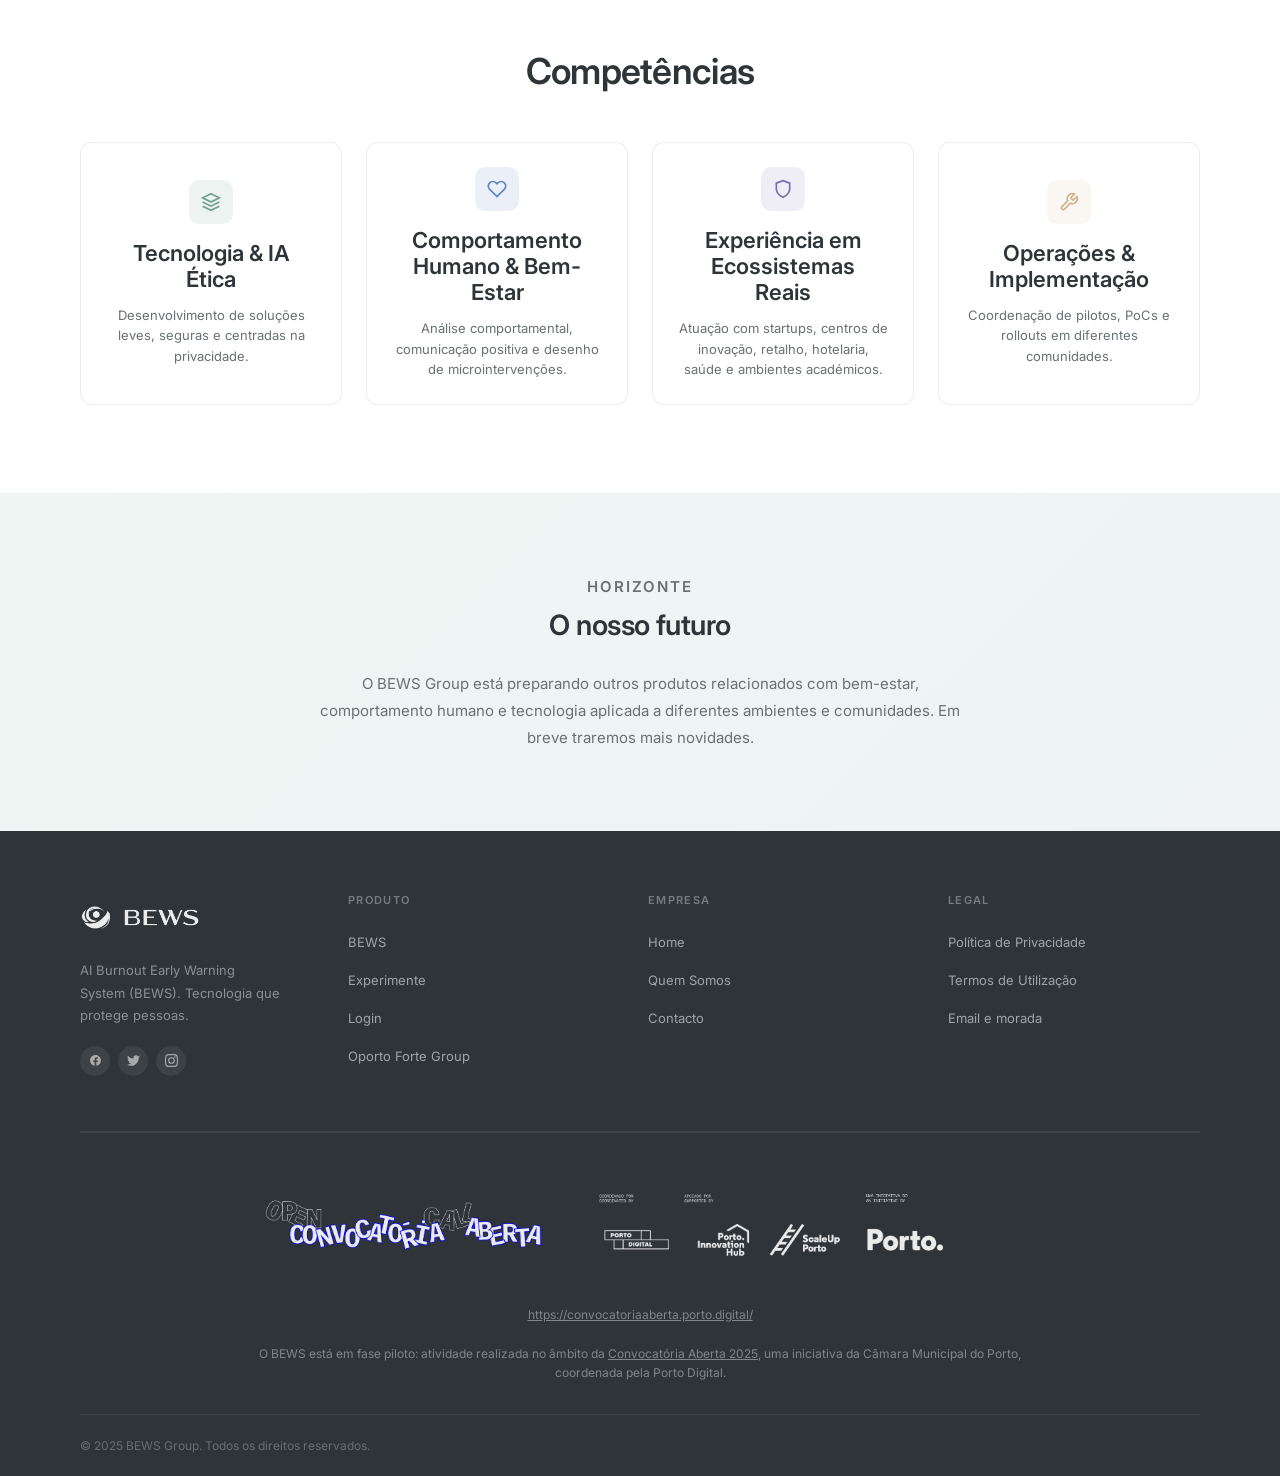
<file: quem-somos.html>
<!DOCTYPE html>
<html lang="pt">
<head>
<meta charset="UTF-8"/>
<meta name="viewport" content="width=device-width,initial-scale=1.0"/>
<title>Quem Somos — BEWS Group</title>
<link rel="preconnect" href="https://fonts.googleapis.com"/>
<link href="https://fonts.googleapis.com/css2?family=Inter:wght@300;400;500;600;700&display=swap" rel="stylesheet"/>
<link rel="stylesheet" href="assets/css/styles.css"/>
</head>
<body><nav class="navbar">
  <a class="nav-logo" href="index.html">
    <img src="assets/img/logo.png" alt="BEWS"/>
  </a>
  <ul class="nav-links"><li><a href="index.html" id="nv-home" data-i18n="nav.home">Home</a></li><li><a href="quem-somos.html" id="nv-about" class="active" data-i18n="nav.about">Quem Somos</a></li><li><a href="bews.html" id="nv-bews" data-i18n="nav.bews">BEWS</a></li><li><a href="experimente.html" id="nv-try" data-i18n="nav.try">Experimente</a></li><li><a href="contacto.html" id="nv-contact" data-i18n="nav.contact">Contacto</a></li></ul>
  <div class="nav-right">
    <div class="lang-sw">
      <button class="lang-opt" data-lang="pt" onclick="setLang('pt')">PT</button>
      <button class="lang-opt" data-lang="en" onclick="setLang('en')">EN</button>
      <button class="lang-opt" data-lang="es" onclick="setLang('es')">ES</button>
    </div>
    <a href="login.html" class="btn-login">
      <svg viewBox="0 0 24 24"><circle cx="12" cy="8" r="4"/><path d="M4 20c0-4 3.6-7 8-7s8 3 8 7"/></svg>
      <span data-i18n="nav.login">Login</span>
    </a>
  </div>
</nav>
<div class="page-wrap">

<section class="hero" style="min-height:460px">
  <div class="hero-bg" style="background-image:url('referencias/acervo/Bews_5.jpg')"></div>
  <div class="hero-ov"></div>
  <div class="hero-content">
    <p class="hero-eyebrow" data-i18n="about.ey">Quem Somos</p>
    <h1 style="font-size:clamp(24px,3.2vw,44px)" data-i18n="about.h1">Somos uma empresa dedicada à interseção entre bem-estar e tecnologia.</h1>
    <p class="hero-tagline" data-i18n="about.tag">Criando soluções que elevam a qualidade de vida nos diferentes contextos de comunidade.</p>
  </div>
<div class="hero-wave"><svg viewBox="0 0 1440 64" xmlns="http://www.w3.org/2000/svg" preserveAspectRatio="none"><path d="M0,32 C240,64 480,0 720,32 C960,64 1200,8 1440,40 L1440,64 L0,64 Z" fill="#ffffff"/></svg></div>
</section>

<!-- VALORES -->
<section class="sec bg-white">
  <div class="two-col" style="align-items:center">
    <div class="photo-round">
      <img src="referencias/acervo/Bews_9.jpg" alt="Profissional negra confiante e tranquila" style="border-radius:50%"/>
    </div>
    <div>
      <p class="eyebrow" data-i18n="about.vals.ey">Os nossos princípios</p>
      <h2 class="sec-title" data-i18n="about.vals.t">Valores que guiam cada decisão</h2>
      <ul class="vals-list">
        <li data-i18n="v1">IA leve e ética</li>
        <li data-i18n="v2">Experiência humana em primeiro lugar</li>
        <li data-i18n="v3">Comunicação positiva</li>
        <li data-i18n="v4">Dados para decisões reais</li>
      </ul>
    </div>
  </div>
</section>

<!-- EQUIPA -->
<section class="sec bg-light">
  <div class="two-col">
    <div>
      <p class="eyebrow" data-i18n="about.team.ey">A nossa equipa</p>
      <h2 class="sec-title" data-i18n="about.team.t">Especialistas em pessoas, dados e tecnologia</h2>
      <p style="font-size:15px;color:var(--mid);line-height:1.82;margin-bottom:16px">A nossa equipa reúne especialistas em inteligência artificial, comportamento humano, inovação e gestão operacional, com experiência prática em ambientes exigentes em diferentes setores.</p>
      <p style="font-size:15px;color:var(--mid);line-height:1.82">Combinamos competências que atravessam tecnologia, ciência comportamental e liderança executiva, permitindo-nos criar soluções aplicáveis em contextos de trabalho, educação, saúde, desporto e serviços.</p>
    </div>
    <div class="photo ph-mid">
      <img src="referencias/acervo/Bews_13.jpg" alt="Equipa diversa em análise estratégica — ambiente calmo de trabalho"/>
    </div>
  </div>
</section>

<!-- COMPETÊNCIAS -->
<section class="sec bg-white">
  <h2 class="sec-title" style="text-align:center;margin-bottom:48px" data-i18n="about.comp.ey">Competências</h2>
  
  <div class="comp-grid">
    <div class="comp-card">
      <div class="comp-icon-box" style="background:rgba(111,159,142,.12)">
        <svg width="20" height="20" viewBox="0 0 24 24" fill="none" stroke="var(--sage)" stroke-width="2"><path d="M12 2L2 7l10 5 10-5-10-5zM2 17l10 5 10-5M2 12l10 5 10-5"/></svg>
      </div>
      <h4 data-i18n="c1.t">Tecnologia &amp; IA Ética</h4>
      <p data-i18n="c1.b">Desenvolvimento de soluções leves, seguras e centradas na privacidade.</p>
    </div>
    
    <div class="comp-card">
      <div class="comp-icon-box" style="background:rgba(94,134,198,.12)">
        <svg width="20" height="20" viewBox="0 0 24 24" fill="none" stroke="var(--blue)" stroke-width="2"><path d="M20.84 4.61a5.5 5.5 0 00-7.78 0L12 5.67l-1.06-1.06a5.5 5.5 0 00-7.78 7.78l1.06 1.06L12 21.23l7.78-7.78 1.06-1.06a5.5 5.5 0 000-7.78z"/></svg>
      </div>
      <h4 data-i18n="c2.t">Comportamento Humano &amp; Bem-Estar</h4>
      <p data-i18n="c2.b">Análise comportamental, comunicação positiva e desenho de microintervenções.</p>
    </div>
    
    <div class="comp-card">
      <div class="comp-icon-box" style="background:rgba(124,108,176,.12)">
        <svg width="20" height="20" viewBox="0 0 24 24" fill="none" stroke="var(--purple)" stroke-width="2"><path d="M12 22s8-4 8-10V5l-8-3-8 3v7c0 6 8 10 8 10z"/></svg>
      </div>
      <h4 data-i18n="c3.t">Experiência em Ecossistemas Reais</h4>
      <p data-i18n="c3.b">Atuação com startups, centros de inovação, retalho, hotelaria, saúde e ambientes académicos.</p>
    </div>
    
    <div class="comp-card">
      <div class="comp-icon-box" style="background:rgba(212,176,140,.12)">
        <svg width="20" height="20" viewBox="0 0 24 24" fill="none" stroke="var(--sand)" stroke-width="2"><path d="M14.7 6.3a1 1 0 000 1.4l1.6 1.6a1 1 0 001.4 0l3.77-3.77a6 6 0 01-7.94 7.94l-6.91 6.91a2.12 2.12 0 01-3-3l6.91-6.91a6 6 0 017.94-7.94l-3.76 3.76z"/></svg>
      </div>
      <h4 data-i18n="c4.t">Operações &amp; Implementação</h4>
      <p data-i18n="c4.b">Coordenação de pilotos, PoCs e rollouts em diferentes comunidades.</p>
    </div>
  </div>
</section>

<!-- FUTURO -->
<section class="future">
  <p class="eyebrow eyebrow-c" data-i18n="about.fut.ey">Horizonte</p>
  <h2 data-i18n="about.fut.t">O nosso futuro</h2>
  <p data-i18n="about.fut.b">O BEWS Group está preparando outros produtos relacionados com bem-estar, comportamento humano e tecnologia aplicada a diferentes ambientes e comunidades. Em breve traremos mais novidades.</p>
</section>

</div>
<footer class="footer">
  <div class="footer-main">
    <div>
      <div class="footer-logo"><img src="assets/img/logo.png" alt="BEWS"/></div>
      <p class="footer-tagline" data-i18n="footer.tag">AI Burnout Early Warning System (BEWS). Tecnologia que protege pessoas.</p>
      <div class="footer-social">
  <div class="soc"><svg viewBox="0 0 24 24"><path d="M12 2C6.477 2 2 6.477 2 12c0 4.991 3.657 9.128 8.438 9.879V14.89h-2.54V12h2.54V9.797c0-2.506 1.492-3.89 3.777-3.89 1.094 0 2.238.195 2.238.195v2.46h-1.26c-1.243 0-1.63.771-1.63 1.562V12h2.773l-.443 2.89h-2.33v6.989C18.343 21.129 22 16.99 22 12c0-5.523-4.477-10-10-10z"/></svg></div>
  <div class="soc"><svg viewBox="0 0 24 24"><path d="M23.953 4.57a10 10 0 01-2.825.775 4.958 4.958 0 002.163-2.723c-.951.555-2.005.959-3.127 1.184a4.92 4.92 0 00-8.384 4.482C7.69 8.095 4.067 6.13 1.64 3.162a4.822 4.822 0 00-.666 2.475c0 1.71.87 3.213 2.188 4.096a4.904 4.904 0 01-2.228-.616v.06a4.923 4.923 0 003.946 4.827 4.996 4.996 0 01-2.212.085 4.936 4.936 0 004.604 3.417 9.867 9.867 0 01-6.102 2.105c-.39 0-.779-.023-1.17-.067a13.995 13.995 0 007.557 2.209c9.053 0 13.998-7.496 13.998-13.985 0-.21 0-.42-.015-.63A9.935 9.935 0 0024 4.59z"/></svg></div>
  <div class="soc"><svg viewBox="0 0 24 24"><path d="M12 0C8.74 0 8.333.015 7.053.072 5.775.132 4.905.333 4.14.63c-.789.306-1.459.717-2.126 1.384S.935 3.35.63 4.14C.333 4.905.131 5.775.072 7.053.012 8.333 0 8.74 0 12c0 3.259.014 3.668.072 4.948.06 1.277.261 2.148.558 2.913.306.788.717 1.459 1.384 2.126.667.666 1.336 1.079 2.126 1.384.766.296 1.636.499 2.913.558C8.333 23.988 8.74 24 12 24s3.668-.014 4.948-.072c1.277-.06 2.148-.262 2.913-.558.788-.306 1.459-.718 2.126-1.384.666-.667 1.079-1.335 1.384-2.126.296-.765.499-1.636.558-2.913.06-1.28.072-1.689.072-4.948 0-3.259-.014-3.667-.072-4.947-.06-1.277-.262-2.149-.558-2.913-.306-.789-.718-1.459-1.384-2.126C21.319 1.347 20.651.935 19.86.63c-.765-.297-1.636-.499-2.913-.558C15.667.012 15.26 0 12 0zm0 2.16c3.203 0 3.585.016 4.85.071 1.17.055 1.805.249 2.227.415.562.217.96.477 1.382.896.419.42.679.819.896 1.381.164.422.36 1.057.413 2.227.057 1.266.07 1.646.07 4.85s-.015 3.585-.074 4.85c-.061 1.17-.256 1.805-.421 2.227-.224.562-.479.96-.899 1.382-.419.419-.824.679-1.38.896-.42.164-1.065.36-2.235.413-1.274.057-1.649.07-4.859.07-3.211 0-3.586-.015-4.859-.074-1.171-.061-1.816-.256-2.236-.421-.569-.224-.96-.479-1.379-.899-.421-.419-.69-.824-.9-1.38-.165-.42-.359-1.065-.42-2.235-.045-1.26-.061-1.649-.061-4.844 0-3.196.016-3.586.061-4.861.061-1.17.255-1.814.42-2.234.21-.57.479-.96.9-1.381.419-.419.81-.689 1.379-.898.42-.166 1.051-.361 2.221-.421 1.275-.045 1.65-.06 4.859-.06zm0 3.678a6.162 6.162 0 100 12.324 6.162 6.162 0 000-12.324zM12 16c-2.21 0-4-1.79-4-4s1.79-4 4-4 4 1.79 4 4-1.79 4-4 4zm6.406-11.845a1.44 1.44 0 100 2.881 1.44 1.44 0 000-2.881z"/></svg></div>
</div>
    </div>
    <div class="footer-col">
      <h5 data-i18n="footer.c1h">Produto</h5>
      <ul>
        <li><a href="bews.html" data-i18n="nav.bews">BEWS</a></li>
        <li><a href="experimente.html" data-i18n="nav.try">Experimente</a></li>
        <li><a href="login.html" data-i18n="nav.login">Login</a></li>
        <li><a href="oportoforte.html">Oporto Forte Group</a></li>
      </ul>
    </div>
    <div class="footer-col">
      <h5 data-i18n="footer.c2h">Empresa</h5>
      <ul>
        <li><a href="index.html" data-i18n="nav.home">Home</a></li>
        <li><a href="quem-somos.html" data-i18n="nav.about">Quem Somos</a></li>
        <li><a href="contacto.html" data-i18n="nav.contact">Contacto</a></li>
      </ul>
    </div>
    <div class="footer-col">
      <h5 data-i18n="footer.c3h">Legal</h5>
      <ul>
        <li><a href="politica-privacidade.html" data-i18n="footer.priv">Política de Privacidade</a></li>
        <li><a href="termos-utilizacao.html" data-i18n="footer.terms">Termos de Utilização</a></li>
        <li><a href="email-morada.html" data-i18n="footer.addr">Email e morada</a></li>
      </ul>
    </div>
  </div>
    <div class="footer-banner">
      <a href="https://convocatoriaaberta.porto.digital/" target="_blank" rel="noopener noreferrer"><img src="assets/img/banner_logohorizontal_branco.png" alt="BEWS Group Partners Banner"></a>
      <p><a href="https://convocatoriaaberta.porto.digital/" target="_blank" rel="noopener noreferrer" style="color:inherit;text-decoration:underline">https://convocatoriaaberta.porto.digital/</a></p>
      <p>O BEWS está em fase piloto: atividade realizada no âmbito da <a href="https://convocatoriaaberta.porto.digital/" target="_blank" rel="noopener noreferrer" style="color:inherit;text-decoration:underline">Convocatória Aberta 2025</a>, uma iniciativa da Câmara Municipal do Porto, coordenada pela Porto Digital.</p>
    </div>
  <div class="footer-bottom">
    <p class="footer-copy" data-i18n="footer.copy">© 2025 BEWS Group. Todos os direitos reservados.</p>
  </div>
</footer>
<script src="assets/js/main.js"></script>
</body></html>
</file>
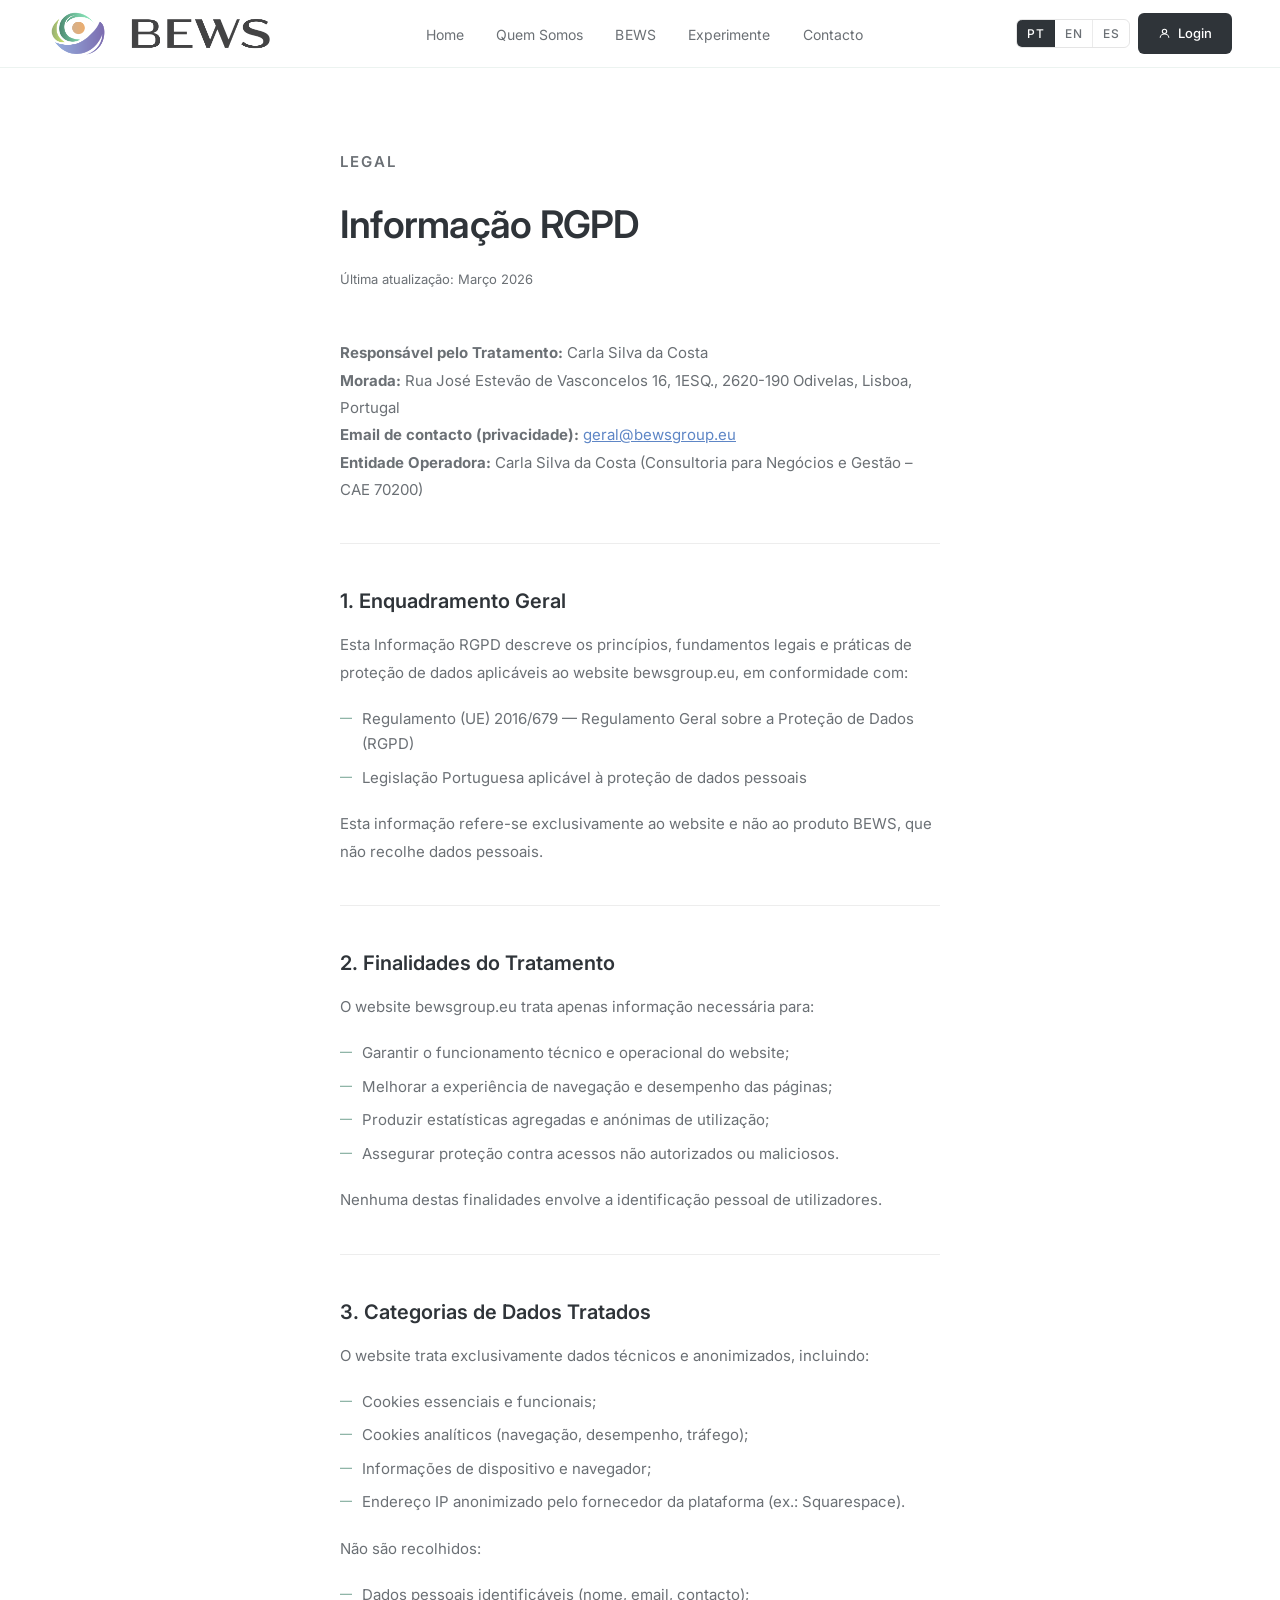
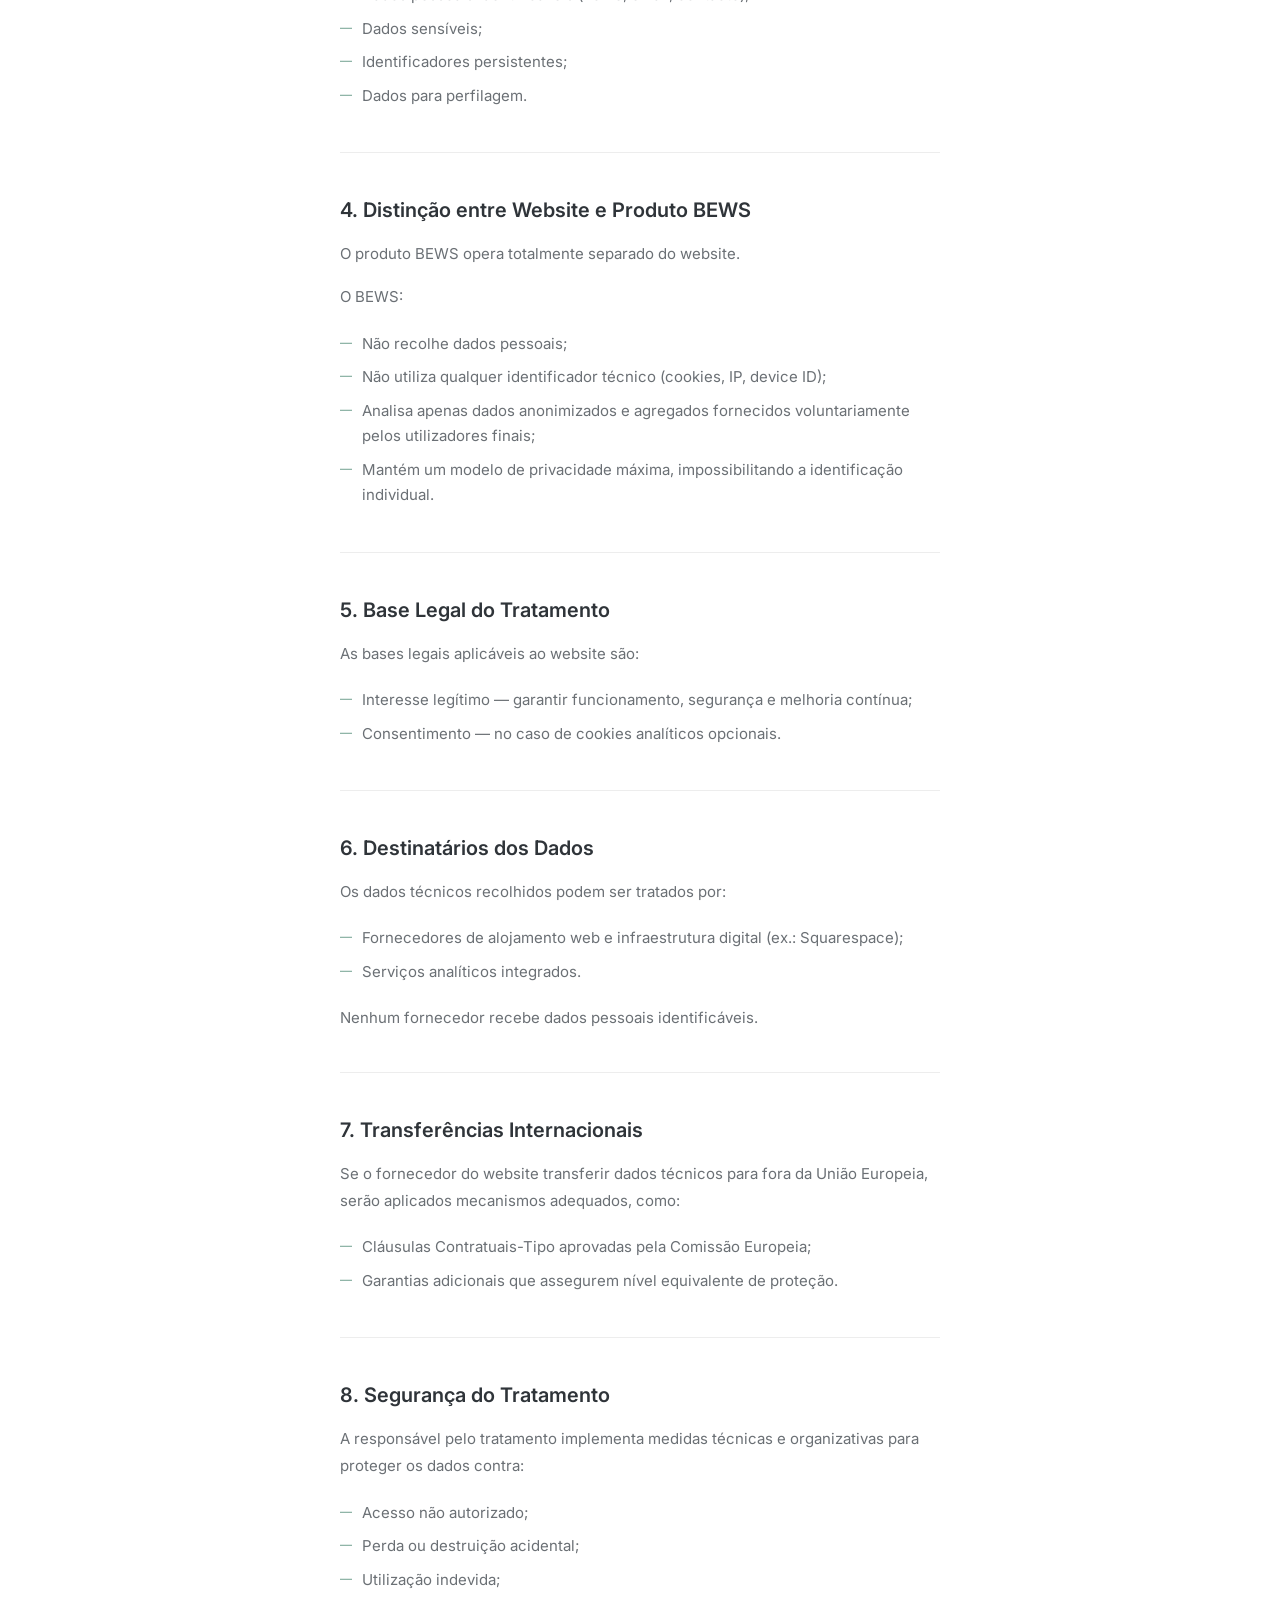
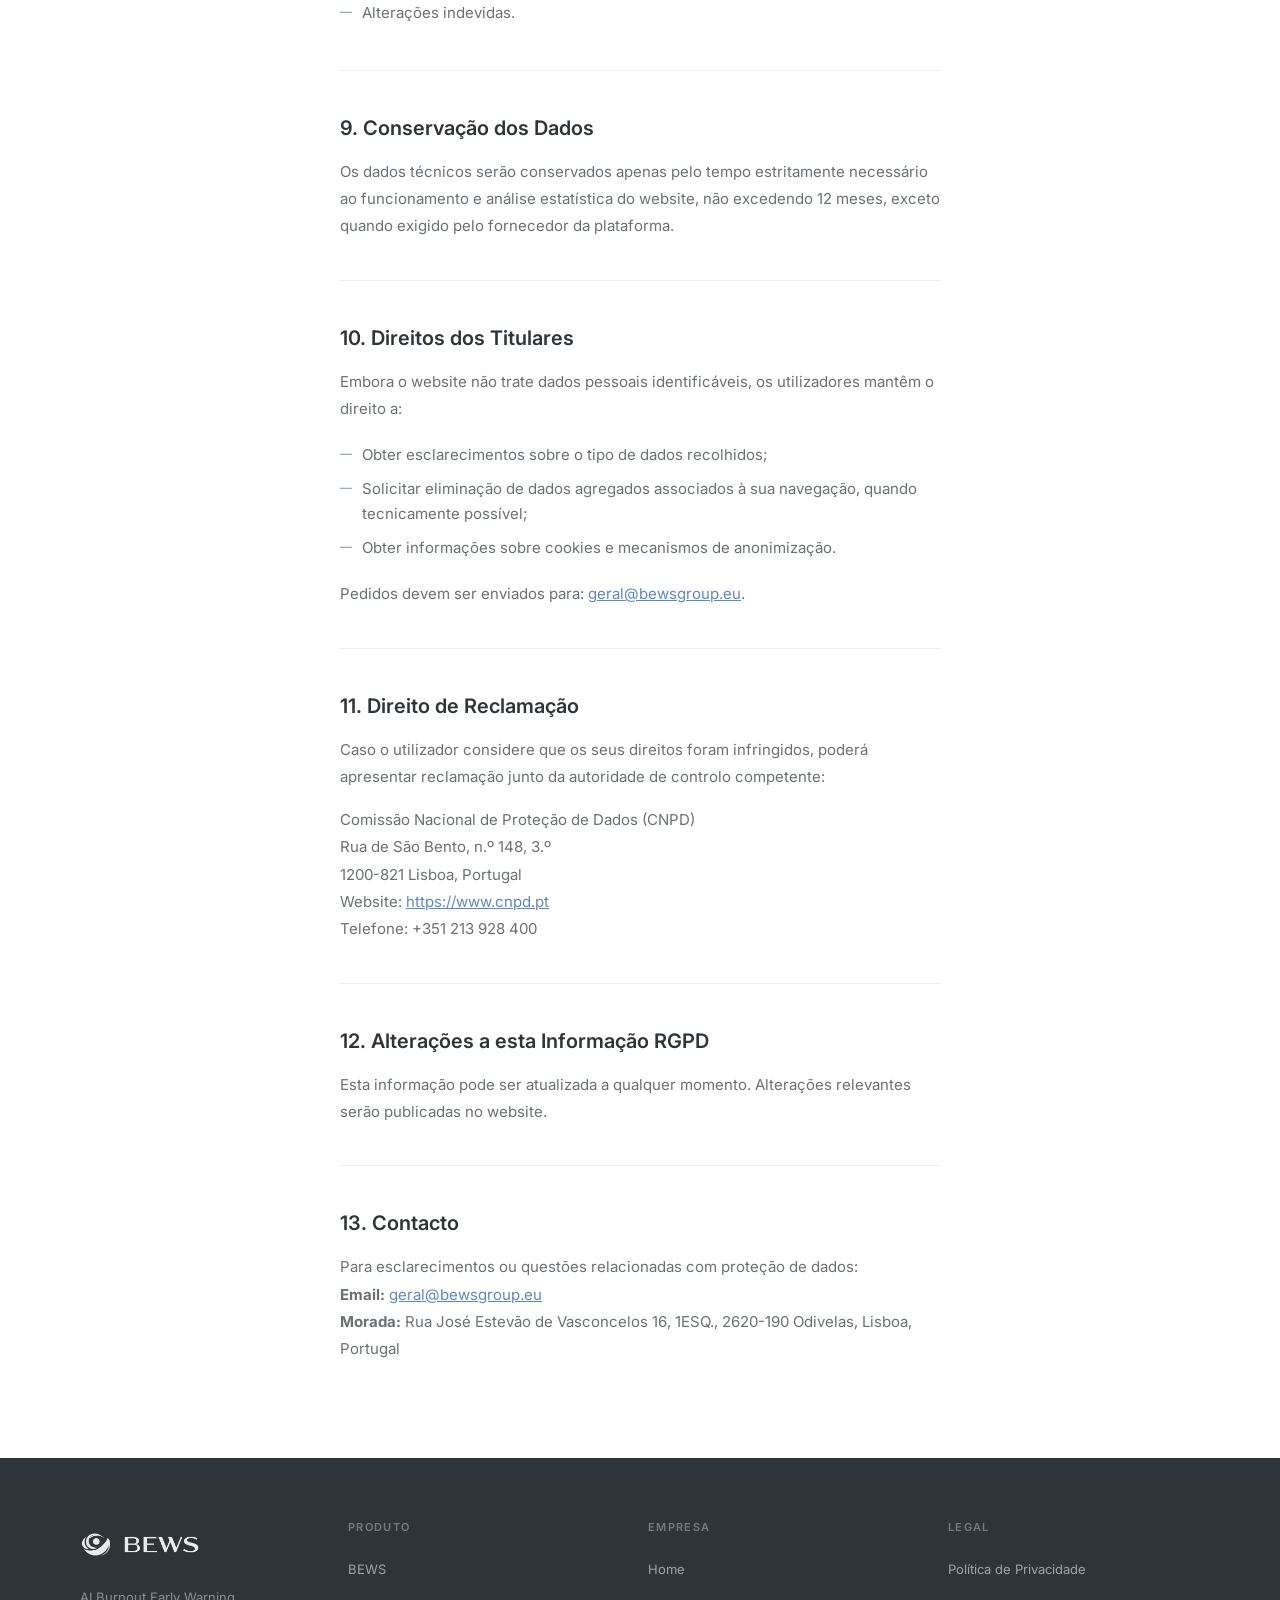
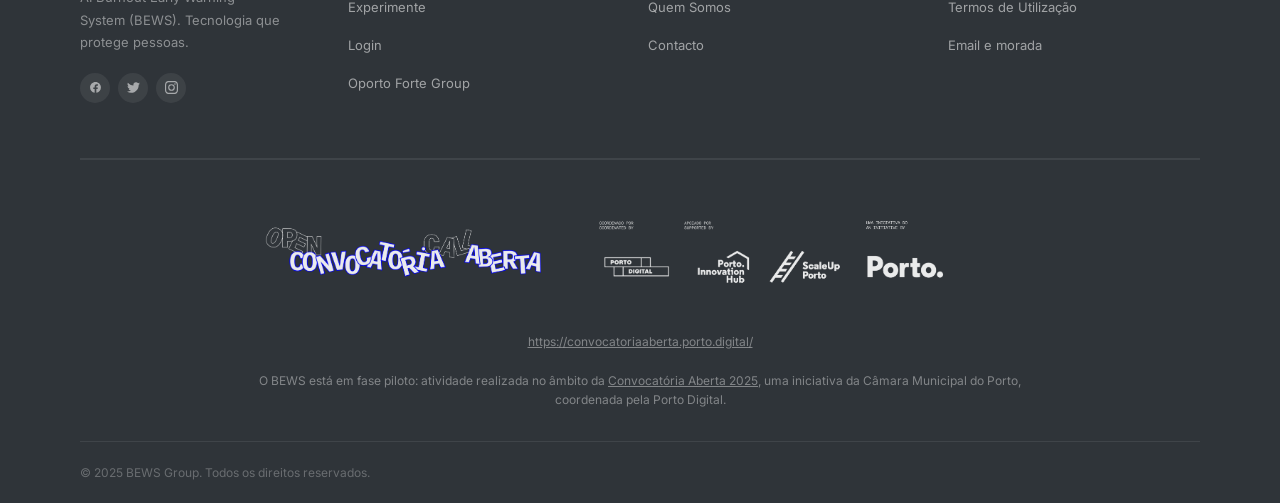
<file: termos-utilizacao.html>
<!DOCTYPE html>
<html lang="pt">
<head>
<meta charset="UTF-8"/>
<meta name="viewport" content="width=device-width,initial-scale=1.0"/>
<title>Termos de Utilização — BEWS Group</title>
<link rel="preconnect" href="https://fonts.googleapis.com"/>
<link href="https://fonts.googleapis.com/css2?family=Inter:wght@300;400;500;600;700&display=swap" rel="stylesheet"/>
<link rel="stylesheet" href="assets/css/styles.css"/>
</head>
<body><nav class="navbar">
  <a class="nav-logo" href="index.html"><img src="assets/img/logo.png" alt="BEWS"/></a>
  <ul class="nav-links"><li><a href="index.html" id="nv-home">Home</a></li><li><a href="quem-somos.html" id="nv-about">Quem Somos</a></li><li><a href="bews.html" id="nv-bews">BEWS</a></li><li><a href="experimente.html" id="nv-try">Experimente</a></li><li><a href="contacto.html" id="nv-contact">Contacto</a></li></ul>
  <div class="nav-right">
    <div class="lang-sw">
      <button class="lang-opt" data-lang="pt" onclick="setLang('pt')">PT</button>
      <button class="lang-opt" data-lang="en" onclick="setLang('en')">EN</button>
      <button class="lang-opt" data-lang="es" onclick="setLang('es')">ES</button>
    </div>
    <a href="login.html" class="btn-login">
      <svg viewBox="0 0 24 24"><circle cx="12" cy="8" r="4"/><path d="M4 20c0-4 3.6-7 8-7s8 3 8 7"/></svg>
      <span>Login</span>
    </a>
  </div>
</nav>
<div class="page-wrap">
<div class="static-wrap">
  <p class="eyebrow">Legal</p>
  <h1>Informação RGPD</h1>
  <p class="last-updated">Última atualização: Março 2026</p>

  <p><strong>Responsável pelo Tratamento:</strong> Carla Silva da Costa<br>
  <strong>Morada:</strong> Rua José Estevão de Vasconcelos 16, 1ESQ., 2620-190 Odivelas, Lisboa, Portugal<br>
  <strong>Email de contacto (privacidade):</strong> <a href="mailto:geral@bewsgroup.eu">geral@bewsgroup.eu</a><br>
  <strong>Entidade Operadora:</strong> Carla Silva da Costa (Consultoria para Negócios e Gestão – CAE 70200)</p>

  <div class="static-divider"></div>

  <h2>1. Enquadramento Geral</h2>
  <p>Esta Informação RGPD descreve os princípios, fundamentos legais e práticas de proteção de dados aplicáveis ao website bewsgroup.eu, em conformidade com:</p>
  <ul>
    <li>Regulamento (UE) 2016/679 — Regulamento Geral sobre a Proteção de Dados (RGPD)</li>
    <li>Legislação Portuguesa aplicável à proteção de dados pessoais</li>
  </ul>
  <p>Esta informação refere-se exclusivamente ao website e não ao produto BEWS, que não recolhe dados pessoais.</p>

  <div class="static-divider"></div>

  <h2>2. Finalidades do Tratamento</h2>
  <p>O website bewsgroup.eu trata apenas informação necessária para:</p>
  <ul>
    <li>Garantir o funcionamento técnico e operacional do website;</li>
    <li>Melhorar a experiência de navegação e desempenho das páginas;</li>
    <li>Produzir estatísticas agregadas e anónimas de utilização;</li>
    <li>Assegurar proteção contra acessos não autorizados ou maliciosos.</li>
  </ul>
  <p>Nenhuma destas finalidades envolve a identificação pessoal de utilizadores.</p>

  <div class="static-divider"></div>

  <h2>3. Categorias de Dados Tratados</h2>
  <p>O website trata exclusivamente dados técnicos e anonimizados, incluindo:</p>
  <ul>
    <li>Cookies essenciais e funcionais;</li>
    <li>Cookies analíticos (navegação, desempenho, tráfego);</li>
    <li>Informações de dispositivo e navegador;</li>
    <li>Endereço IP anonimizado pelo fornecedor da plataforma (ex.: Squarespace).</li>
  </ul>
  <p>Não são recolhidos:</p>
  <ul>
    <li>Dados pessoais identificáveis (nome, email, contacto);</li>
    <li>Dados sensíveis;</li>
    <li>Identificadores persistentes;</li>
    <li>Dados para perfilagem.</li>
  </ul>

  <div class="static-divider"></div>

  <h2>4. Distinção entre Website e Produto BEWS</h2>
  <p>O produto BEWS opera totalmente separado do website.</p>
  <p>O BEWS:</p>
  <ul>
    <li>Não recolhe dados pessoais;</li>
    <li>Não utiliza qualquer identificador técnico (cookies, IP, device ID);</li>
    <li>Analisa apenas dados anonimizados e agregados fornecidos voluntariamente pelos utilizadores finais;</li>
    <li>Mantém um modelo de privacidade máxima, impossibilitando a identificação individual.</li>
  </ul>

  <div class="static-divider"></div>

  <h2>5. Base Legal do Tratamento</h2>
  <p>As bases legais aplicáveis ao website são:</p>
  <ul>
    <li>Interesse legítimo — garantir funcionamento, segurança e melhoria contínua;</li>
    <li>Consentimento — no caso de cookies analíticos opcionais.</li>
  </ul>

  <div class="static-divider"></div>

  <h2>6. Destinatários dos Dados</h2>
  <p>Os dados técnicos recolhidos podem ser tratados por:</p>
  <ul>
    <li>Fornecedores de alojamento web e infraestrutura digital (ex.: Squarespace);</li>
    <li>Serviços analíticos integrados.</li>
  </ul>
  <p>Nenhum fornecedor recebe dados pessoais identificáveis.</p>

  <div class="static-divider"></div>

  <h2>7. Transferências Internacionais</h2>
  <p>Se o fornecedor do website transferir dados técnicos para fora da União Europeia, serão aplicados mecanismos adequados, como:</p>
  <ul>
    <li>Cláusulas Contratuais-Tipo aprovadas pela Comissão Europeia;</li>
    <li>Garantias adicionais que assegurem nível equivalente de proteção.</li>
  </ul>

  <div class="static-divider"></div>

  <h2>8. Segurança do Tratamento</h2>
  <p>A responsável pelo tratamento implementa medidas técnicas e organizativas para proteger os dados contra:</p>
  <ul>
    <li>Acesso não autorizado;</li>
    <li>Perda ou destruição acidental;</li>
    <li>Utilização indevida;</li>
    <li>Alterações indevidas.</li>
  </ul>

  <div class="static-divider"></div>

  <h2>9. Conservação dos Dados</h2>
  <p>Os dados técnicos serão conservados apenas pelo tempo estritamente necessário ao funcionamento e análise estatística do website, não excedendo 12 meses, exceto quando exigido pelo fornecedor da plataforma.</p>

  <div class="static-divider"></div>

  <h2>10. Direitos dos Titulares</h2>
  <p>Embora o website não trate dados pessoais identificáveis, os utilizadores mantêm o direito a:</p>
  <ul>
    <li>Obter esclarecimentos sobre o tipo de dados recolhidos;</li>
    <li>Solicitar eliminação de dados agregados associados à sua navegação, quando tecnicamente possível;</li>
    <li>Obter informações sobre cookies e mecanismos de anonimização.</li>
  </ul>
  <p>Pedidos devem ser enviados para: <a href="mailto:geral@bewsgroup.eu">geral@bewsgroup.eu</a>.</p>

  <div class="static-divider"></div>

  <h2>11. Direito de Reclamação</h2>
  <p>Caso o utilizador considere que os seus direitos foram infringidos, poderá apresentar reclamação junto da autoridade de controlo competente:</p>
  <p>Comissão Nacional de Proteção de Dados (CNPD)<br>
  Rua de São Bento, n.º 148, 3.º<br>
  1200-821 Lisboa, Portugal<br>
  Website: <a href="https://www.cnpd.pt" target="_blank">https://www.cnpd.pt</a><br>
  Telefone: +351 213 928 400</p>

  <div class="static-divider"></div>

  <h2>12. Alterações a esta Informação RGPD</h2>
  <p>Esta informação pode ser atualizada a qualquer momento. Alterações relevantes serão publicadas no website.</p>

  <div class="static-divider"></div>

  <h2>13. Contacto</h2>
  <p>Para esclarecimentos ou questões relacionadas com proteção de dados:<br>
  <strong>Email:</strong> <a href="mailto:geral@bewsgroup.eu">geral@bewsgroup.eu</a><br>
  <strong>Morada:</strong> Rua José Estevão de Vasconcelos 16, 1ESQ., 2620-190 Odivelas, Lisboa, Portugal</p>
</div>
</div>
<footer class="footer">
  <div class="footer-main">
    <div>
      <div class="footer-logo"><img src="assets/img/logo.png" alt="BEWS"/></div>
      <p class="footer-tagline">AI Burnout Early Warning System (BEWS). Tecnologia que protege pessoas.</p>
      <div class="footer-social">
  <div class="soc"><svg viewBox="0 0 24 24"><path d="M12 2C6.477 2 2 6.477 2 12c0 4.991 3.657 9.128 8.438 9.879V14.89h-2.54V12h2.54V9.797c0-2.506 1.492-3.89 3.777-3.89 1.094 0 2.238.195 2.238.195v2.46h-1.26c-1.243 0-1.63.771-1.63 1.562V12h2.773l-.443 2.89h-2.33v6.989C18.343 21.129 22 16.99 22 12c0-5.523-4.477-10-10-10z"/></svg></div>
  <div class="soc"><svg viewBox="0 0 24 24"><path d="M23.953 4.57a10 10 0 01-2.825.775 4.958 4.958 0 002.163-2.723c-.951.555-2.005.959-3.127 1.184a4.92 4.92 0 00-8.384 4.482C7.69 8.095 4.067 6.13 1.64 3.162a4.822 4.822 0 00-.666 2.475c0 1.71.87 3.213 2.188 4.096a4.904 4.904 0 01-2.228-.616v.06a4.923 4.923 0 003.946 4.827 4.996 4.996 0 01-2.212.085 4.936 4.936 0 004.604 3.417 9.867 9.867 0 01-6.102 2.105c-.39 0-.779-.023-1.17-.067a13.995 13.995 0 007.557 2.209c9.053 0 13.998-7.496 13.998-13.985 0-.21 0-.42-.015-.63A9.935 9.935 0 0024 4.59z"/></svg></div>
  <div class="soc"><svg viewBox="0 0 24 24"><path d="M12 0C8.74 0 8.333.015 7.053.072 5.775.132 4.905.333 4.14.63c-.789.306-1.459.717-2.126 1.384S.935 3.35.63 4.14C.333 4.905.131 5.775.072 7.053.012 8.333 0 8.74 0 12c0 3.259.014 3.668.072 4.948.06 1.277.261 2.148.558 2.913.306.788.717 1.459 1.384 2.126.667.666 1.336 1.079 2.126 1.384.766.296 1.636.499 2.913.558C8.333 23.988 8.74 24 12 24s3.668-.014 4.948-.072c1.277-.06 2.148-.262 2.913-.558.788-.306 1.459-.718 2.126-1.384.666-.667 1.079-1.335 1.384-2.126.296-.765.499-1.636.558-2.913.06-1.28.072-1.689.072-4.948 0-3.259-.014-3.667-.072-4.947-.06-1.277-.262-2.149-.558-2.913-.306-.789-.718-1.459-1.384-2.126C21.319 1.347 20.651.935 19.86.63c-.765-.297-1.636-.499-2.913-.558C15.667.012 15.26 0 12 0zm0 2.16c3.203 0 3.585.016 4.85.071 1.17.055 1.805.249 2.227.415.562.217.96.477 1.382.896.419.42.679.819.896 1.381.164.422.36 1.057.413 2.227.057 1.266.07 1.646.07 4.85s-.015 3.585-.074 4.85c-.061 1.17-.256 1.805-.421 2.227-.224.562-.479.96-.899 1.382-.419.419-.824.679-1.38.896-.42.164-1.065.36-2.235.413-1.274.057-1.649.07-4.859.07-3.211 0-3.586-.015-4.859-.074-1.171-.061-1.816-.256-2.236-.421-.569-.224-.96-.479-1.379-.899-.421-.419-.69-.824-.9-1.38-.165-.42-.359-1.065-.42-2.235-.045-1.26-.061-1.649-.061-4.844 0-3.196.016-3.586.061-4.861.061-1.17.255-1.814.42-2.234.21-.57.479-.96.9-1.381.419-.419.81-.689 1.379-.898.42-.166 1.051-.361 2.221-.421 1.275-.045 1.65-.06 4.859-.06zm0 3.678a6.162 6.162 0 100 12.324 6.162 6.162 0 000-12.324zM12 16c-2.21 0-4-1.79-4-4s1.79-4 4-4 4 1.79 4 4-1.79 4-4 4zm6.406-11.845a1.44 1.44 0 100 2.881 1.44 1.44 0 000-2.881z"/></svg></div>
</div>
    </div>
    <div class="footer-col"><h5>Produto</h5><ul>
      <li><a href="bews.html">BEWS</a></li>
      <li><a href="experimente.html">Experimente</a></li>
      <li><a href="login.html">Login</a></li>
      <li><a href="oportoforte.html">Oporto Forte Group</a></li>
    </ul></div>
    <div class="footer-col"><h5>Empresa</h5><ul>
      <li><a href="index.html">Home</a></li>
      <li><a href="quem-somos.html">Quem Somos</a></li>
      <li><a href="contacto.html">Contacto</a></li>
    </ul></div>
    <div class="footer-col"><h5>Legal</h5><ul>
      <li><a href="politica-privacidade.html">Política de Privacidade</a></li>
      <li><a href="termos-utilizacao.html">Termos de Utilização</a></li>
      <li><a href="email-morada.html">Email e morada</a></li>
    </ul></div>
  </div>
    <div class="footer-banner">
      <a href="https://convocatoriaaberta.porto.digital/" target="_blank" rel="noopener noreferrer"><img src="assets/img/banner_logohorizontal_branco.png" alt="BEWS Group Partners Banner"></a>
      <p><a href="https://convocatoriaaberta.porto.digital/" target="_blank" rel="noopener noreferrer" style="color:inherit;text-decoration:underline">https://convocatoriaaberta.porto.digital/</a></p>
      <p>O BEWS está em fase piloto: atividade realizada no âmbito da <a href="https://convocatoriaaberta.porto.digital/" target="_blank" rel="noopener noreferrer" style="color:inherit;text-decoration:underline">Convocatória Aberta 2025</a>, uma iniciativa da Câmara Municipal do Porto, coordenada pela Porto Digital.</p>
    </div>
  <div class="footer-bottom">
    <p class="footer-copy">© 2025 BEWS Group. Todos os direitos reservados.</p>
  </div>
</footer>
<script src="assets/js/main.js"></script>
</body></html>
</file>
<file: assets/css/styles.css>
*,*::before,*::after{box-sizing:border-box;margin:0;padding:0}
:root{
  --sage:#6F9F8E;--blue:#5E86C6;--purple:#7C6CB0;--sand:#D4B08C;
  --sage-l:#A9C8BC;--blue-l:#B7C9E8;--lav:#C8C2E6;--sand-l:#E9D6C2;
  --dark:#2F3439;--mid:#6B7075;--light:#EEF2F3;--white:#FFFFFF;
  --sage-mist:#F0F6F4;--sand-mist:#FAF6F1;
  --font:'Inter',sans-serif;
}
html{scroll-behavior:smooth}
body{font-family:var(--font);font-size:16px;line-height:1.75;color:var(--dark);background:var(--white);overflow-x:hidden}
img{max-width:100%;display:block}
a{text-decoration:none;color:inherit}
button{font-family:var(--font);cursor:pointer}

/* ─── NAVBAR ─── */
.navbar{
  position:fixed;top:0;left:0;right:0;z-index:1000;
  height:68px;padding:0 48px;
  display:flex;align-items:center;justify-content:space-between;gap:24px;
  background:rgba(255,255,255,0.97);
  backdrop-filter:blur(12px);
  border-bottom:1px solid rgba(111,159,142,0.13);
}
.nav-logo{display:flex;align-items:center;cursor:pointer;flex-shrink:0}
.nav-logo img{height:48px;width:auto;object-fit:contain;mix-blend-mode:multiply}
.nav-links{display:flex;align-items:center;gap:32px;list-style:none;flex:1;justify-content:center}
.nav-links a{
  font-size:14px;font-weight:400;color:var(--mid);
  transition:color .2s;letter-spacing:0.005em;white-space:nowrap;
}
.nav-links a:hover,.nav-links a.active{color:var(--dark)}
.nav-links a.active{font-weight:500;border-bottom:1.5px solid var(--sage);padding-bottom:2px}
.nav-right{display:flex;align-items:center;gap:8px;flex-shrink:0}
.lang-sw{display:flex;align-items:center;border:1px solid rgba(0,0,0,0.1);border-radius:6px;overflow:hidden}
.lang-opt{
  background:none;border:none;
  font-size:12px;font-weight:500;letter-spacing:0.04em;
  color:var(--mid);padding:6px 10px;
  cursor:pointer;transition:background .15s,color .15s;
  border-right:1px solid rgba(0,0,0,0.08);
}
.lang-opt:last-child{border-right:none}
.lang-opt:hover{background:var(--light);color:var(--dark)}
.lang-opt.active{background:var(--dark);color:var(--white)}

/* BUTTONS */
.btn-login{
  background:var(--dark);color:var(--white);
  border:none;border-radius:6px;
  font-size:13px;font-weight:500;padding:9px 20px;
  transition:opacity .2s,transform .15s;display:inline-flex;align-items:center;gap:7px;
}
.btn-login:hover{opacity:.85;transform:translateY(-1px)}
.btn-login svg{width:13px;height:13px;stroke:currentColor;fill:none;stroke-width:2}
.btn-sage{
  background:var(--sage);color:var(--white);
  border:none;border-radius:6px;font-size:15px;font-weight:500;
  padding:14px 32px;transition:opacity .2s,transform .15s;display:inline-block;
}
.btn-sage:hover{opacity:.88;transform:translateY(-1px)}
.btn-sage-sm{background:var(--sage);color:var(--white);border:none;border-radius:6px;font-size:14px;font-weight:500;padding:11px 22px;transition:opacity .2s,transform .15s;display:inline-block}
.btn-sage-sm:hover{opacity:.88;transform:translateY(-1px)}
.btn-outline-white{
  background:transparent;color:var(--white);
  border:1.5px solid rgba(255,255,255,0.65);border-radius:6px;
  font-size:15px;font-weight:500;padding:13px 30px;
  transition:background .2s;display:inline-block;
}
.btn-outline-white:hover{background:rgba(255,255,255,0.1)}
.btn-outline-dark{
  background:transparent;color:var(--dark);
  border:1.5px solid var(--dark);border-radius:6px;
  font-size:14px;font-weight:500;padding:11px 22px;
  transition:background .2s,color .2s;display:inline-block;
}
.btn-outline-dark:hover{background:var(--dark);color:var(--white)}

/* ─── PAGE WRAPPER ─── */
.page-wrap{padding-top:68px}

/* ─── HERO ─── */
.hero{
  position:relative;min-height:580px;
  display:flex;align-items:flex-end;overflow:hidden;
}
.hero-center{align-items:center;justify-content:center;text-align:center}
.hero-bg{position:absolute;inset:0;background-size:cover;background-position:center}
.hero-ov{position:absolute;inset:0;background:linear-gradient(to right,rgba(47,52,57,.8) 40%,rgba(47,52,57,.28) 100%)}
.hero-ov-center{position:absolute;inset:0;background:linear-gradient(to bottom,rgba(47,52,57,.72),rgba(47,52,57,.55))}
.hero-content{position:relative;z-index:2;padding:72px 80px 96px;max-width:700px}
.hero-content-center{position:relative;z-index:2;padding:80px 40px 100px;max-width:640px;margin:0 auto;text-align:center}
.hero-eyebrow{font-size:11px;font-weight:600;letter-spacing:.14em;text-transform:uppercase;color:var(--sage-l);margin-bottom:16px}
.hero h1{font-size:clamp(30px,4vw,52px);font-weight:600;color:var(--white);line-height:1.18;margin-bottom:20px;letter-spacing:-.02em}
.hero-tagline{font-size:16px;color:rgba(255,255,255,.72);max-width:480px;margin-bottom:36px;font-weight:300}
.hero-tagline-c{font-size:16px;color:rgba(255,255,255,.72);max-width:480px;margin:0 auto 36px;font-weight:300}
.hero-btns{display:flex;gap:14px;flex-wrap:wrap}
.hero-btns-c{display:flex;gap:14px;flex-wrap:wrap;justify-content:center}
.hero-wave{position:absolute;bottom:-1px;left:0;right:0;line-height:0;z-index:2}
.hero-wave svg{width:100%;height:64px}

/* ─── SECTIONS ─── */
.sec{padding:88px 80px}
.sec-sm{padding:64px 80px}
.bg-white{background:var(--white)}
.bg-light{background:var(--light)}
.bg-dark{background:var(--dark)}
.bg-sage{background:var(--sage-mist)}
.bg-sand{background:var(--sand-mist)}

.eyebrow{font-size:11px;font-weight:600;letter-spacing:.14em;text-transform:uppercase;color:var(--sage);margin-bottom:12px}
.eyebrow-c{text-align:center}
.sec-title{font-size:clamp(24px,2.8vw,38px);font-weight:600;letter-spacing:-.02em;line-height:1.22;margin-bottom:16px}
.sec-body{font-size:15px;color:var(--mid);max-width:540px;line-height:1.82;margin-bottom:28px}

/* ─── TWO-COL ─── */
.two-col{display:grid;grid-template-columns:1fr 1fr;gap:72px;align-items:center}
.two-col.flip>*:first-child{order:2}
.two-col.flip>*:last-child{order:1}

/* ─── PHOTO ─── */
.photo{border-radius:12px;overflow:hidden}
.ph-tall{height:440px}
.ph-mid{height:340px}
.ph-sm{height:260px}
.photo img{width:100%;height:100%;object-fit:cover}
.photo-round{border-radius:50%;overflow:hidden;max-width:340px;margin:0 auto}
.photo-round img{width:100%;aspect-ratio:1;object-fit:cover}

/* ─── PILLAR CARDS ─── */
.pillars{display:grid;grid-template-columns:repeat(3,1fr);gap:24px;margin-top:52px}
.p-card{background:var(--white);border-radius:12px;border:1px solid rgba(111,159,142,.15);overflow:hidden;transition:transform .2s,box-shadow .2s}
.p-card:hover{transform:translateY(-4px);box-shadow:0 12px 32px rgba(47,52,57,.08)}
.p-card-img{height:196px;overflow:hidden}
.p-card-img img{width:100%;height:100%;object-fit:cover}
.p-card-body{padding:24px}
.p-icon{width:36px;height:36px;border-radius:8px;display:flex;align-items:center;justify-content:center;margin-bottom:14px}
.p-card h3{font-size:15px;font-weight:600;margin-bottom:8px}
.p-card p{font-size:14px;color:var(--mid);line-height:1.7}

/* ─── HOW CARDS ─── */
.how-cards{display:grid;grid-template-columns:repeat(3,1fr);gap:24px;margin-top:48px}
.how-card{border-radius:12px;overflow:hidden;border:1px solid rgba(0,0,0,.06)}
.how-card-img{height:180px;overflow:hidden}
.how-card-img img{width:100%;height:100%;object-fit:cover}
.how-card-body{padding:20px 24px;background:var(--white)}
.how-card-num{font-size:11px;font-weight:600;letter-spacing:.1em;color:var(--sage);margin-bottom:6px}
.how-card-body h4{font-size:15px;font-weight:600}

/* ─── FEATURES ─── */
.feat-grid{display:grid;grid-template-columns:repeat(5,1fr);gap:20px;margin-top:52px}
.feat-item{padding:22px 18px;background:var(--white);border-radius:10px;border:1px solid rgba(0,0,0,.06)}
.feat-item h4{font-size:13px;font-weight:600;margin-bottom:8px}
.feat-item p{font-size:12px;color:var(--mid);line-height:1.6}

/* ─── BENEFITS ─── */
.ben-row{display:grid;grid-template-columns:repeat(5,1fr);gap:20px;margin-top:44px}
.ben-item{text-align:center}
.ben-icon{width:58px;height:58px;border-radius:12px;margin:0 auto 14px;display:flex;align-items:center;justify-content:center}
.ben-item p{font-size:13px;font-weight:500;color:var(--dark);line-height:1.5}

/* ─── WHERE WORKS ─── */
.where-grid{display:grid;grid-template-columns:1.1fr 1fr 1fr;gap:48px;align-items:start}
.where-col h4{font-size:12px;font-weight:600;letter-spacing:.1em;text-transform:uppercase;color:var(--sage);margin-bottom:14px;padding-bottom:10px;border-bottom:1.5px solid var(--sage-l)}
.where-col ul{list-style:none}
.where-col li{font-size:14px;color:var(--mid);padding:5px 0 5px 18px;position:relative}
.where-col li::before{content:'—';position:absolute;left:0;color:var(--sage);font-size:11px;top:7px}

/* ─── PRIVACY STRIP ─── */
.priv-strip{background:var(--dark);padding:64px 80px;display:grid;grid-template-columns:80px 1fr;gap:48px;align-items:center}
.priv-badge{width:72px;height:72px;border-radius:50%;background:rgba(111,159,142,.12);border:1.5px solid rgba(111,159,142,.3);display:flex;align-items:center;justify-content:center;flex-shrink:0}
.priv-strip h2{font-size:24px;font-weight:600;color:var(--white);margin-bottom:10px}
.priv-strip p{font-size:15px;color:rgba(255,255,255,.58);max-width:660px}

/* ─── PILOT ─── */
.pilot{background:var(--light);padding:64px 80px;text-align:center}
.pilot p{font-size:clamp(16px,1.8vw,20px);font-weight:400;max-width:680px;margin:0 auto;color:var(--mid);line-height:1.75}
.pilot strong{color:var(--dark);font-weight:600}

/* ─── STEPS ─── */
.steps{display:grid;grid-template-columns:repeat(5,1fr);gap:0;margin-top:52px;position:relative}
.steps::before{content:'';position:absolute;top:27px;left:10%;right:10%;height:1px;background:var(--sage-l);z-index:0}
.step{text-align:center;position:relative;z-index:1}
.step-dot{width:54px;height:54px;border-radius:50%;background:var(--white);border:2px solid var(--sage);display:flex;align-items:center;justify-content:center;margin:0 auto 14px;font-size:13px;font-weight:600;color:var(--sage)}
.step-dot.final{background:var(--sage);color:var(--white)}
.step h4{font-size:14px;font-weight:500;color:var(--dark)}

/* ─── LISTS ─── */
.dot-list{list-style:none;margin-top:4px}
.dot-list li{font-size:15px;padding:9px 0 9px 26px;position:relative;border-bottom:1px solid rgba(0,0,0,.05)}
.dot-list li::before{content:'';position:absolute;left:0;top:18px;width:8px;height:8px;border-radius:50%;background:var(--sage)}
.vals-list{list-style:none;margin-top:8px}
.vals-list li{font-size:16px;padding:9px 0 9px 26px;position:relative;color:var(--dark);border-bottom:1px solid rgba(0,0,0,.05)}
.vals-list li::before{content:'';position:absolute;left:0;top:18px;width:8px;height:8px;border-radius:50%;background:var(--sage)}
.check-list{list-style:none;margin-top:8px}
.check-list li{font-size:15px;padding:8px 0 8px 26px;position:relative;color:var(--mid);border-bottom:1px solid rgba(0,0,0,.05)}
.check-list li::before{content:'✓';position:absolute;left:0;color:var(--sage);font-weight:600;font-size:13px;top:10px}

/* ─── COMPETENCIES ─── */
.comp-grid{display:grid;grid-template-columns:repeat(4,1fr);gap:24px;margin-top:32px}
.comp-card{
  background:var(--white);border:1px solid rgba(0,0,0,.07);border-radius:12px;
  display:flex;flex-direction:column;align-items:center;justify-content:center;
  text-align:center;padding:24px;transition:transform .2s,box-shadow .2s;
}
.comp-card:hover{transform:translateY(-4px);box-shadow:0 12px 32px rgba(47,52,57,.08)}
.comp-icon-box{width:44px;height:44px;border-radius:10px;display:flex;align-items:center;justify-content:center;margin-bottom:16px}
.comp-card h4{font-size:22px;font-weight:600;line-height:1.2;margin-bottom:12px;max-width:180px}
.comp-card p{font-size:13px;color:var(--mid);line-height:1.6;margin:0}

/* ─── FUTURE STRIP ─── */
.future{background:linear-gradient(135deg,#F0F6F4 0%,#EEF2F3 100%);padding:80px;text-align:center}
.future h2{font-size:28px;font-weight:600;margin-bottom:20px;letter-spacing:-.02em}
.future p{font-size:15px;color:var(--mid);max-width:640px;margin:0 auto;line-height:1.82}

/* ─── CTA SECTION ─── */
.cta-sec{padding:88px 80px;text-align:center}
.cta-sec h2{font-size:clamp(22px,2.5vw,34px);font-weight:600;margin-bottom:24px;letter-spacing:-.02em}

/* ─── CHIPS & PILLS ─── */
.chips{display:flex;flex-wrap:wrap;gap:8px;margin:16px 0}
.chip{font-size:12px;font-weight:500;padding:5px 12px;border-radius:20px;background:rgba(111,159,142,.1);color:var(--sage);border:1px solid rgba(111,159,142,.2)}
.pill{display:inline-block;font-size:11px;font-weight:600;letter-spacing:.1em;text-transform:uppercase;padding:5px 14px;border-radius:20px;margin-bottom:16px;background:rgba(111,159,142,.1);color:var(--sage)}

/* ─── CONTACT ─── */
.contact-grid{display:grid;grid-template-columns:1fr 1fr;gap:80px;align-items:start}
.cf label{display:block;font-size:13px;font-weight:500;margin-bottom:6px}
.cf .f-row{display:grid;grid-template-columns:1fr 1fr;gap:16px}
.cf .field{margin-bottom:18px}
.cf input,.cf textarea{width:100%;font-family:var(--font);font-size:14px;border:1px solid rgba(0,0,0,.12);border-radius:6px;padding:10px 14px;color:var(--dark);background:var(--white);outline:none;transition:border-color .2s}
.cf input:focus,.cf textarea:focus{border-color:var(--sage)}
.cf textarea{resize:vertical;min-height:110px}
.cf .pnote{font-size:12px;color:var(--mid);margin-top:14px;line-height:1.6}
.ci h3{font-size:20px;font-weight:600;margin-bottom:12px}
.ci p{font-size:14px;color:var(--mid);margin-bottom:28px;line-height:1.8}
.ci-detail{margin-bottom:20px}
.ci-lbl{font-size:11px;font-weight:600;letter-spacing:.1em;text-transform:uppercase;color:var(--sage);margin-bottom:4px}
.ci-detail a{font-size:14px;color:var(--blue);text-decoration:underline}

/* ─── HERO BOTTOM ─── */
.hero-btm{position:relative;min-height:320px;overflow:hidden;display:flex;align-items:center}
.hero-btm .hero-bg{position:absolute;inset:0;background-size:cover;background-position:center}
.hero-btm .hero-ov{position:absolute;inset:0;background:linear-gradient(to right,rgba(47,52,57,.85) 45%,rgba(47,52,57,.3) 100%)}
.hero-btm-content{position:relative;z-index:2;padding:60px 80px}
.hero-btm h2{font-size:clamp(24px,3vw,42px);font-weight:600;color:var(--white);line-height:1.2;margin-bottom:24px;letter-spacing:-.02em}

/* ─── LOGIN ─── */
.login-wrap{min-height:calc(100vh - 68px);display:flex;align-items:center;justify-content:center;background:linear-gradient(135deg,var(--sage-mist) 0%,var(--light) 50%,var(--sand-mist) 100%);padding:40px 24px}
.login-card{background:var(--white);border-radius:16px;border:1px solid rgba(111,159,142,.15);padding:48px 44px;width:100%;max-width:420px;box-shadow:0 4px 32px rgba(47,52,57,.06)}
.login-logo{text-align:center;margin-bottom:28px}
.login-logo img{height:64px;width:auto;margin:0 auto;mix-blend-mode:multiply}
.login-title{font-size:22px;font-weight:600;text-align:center;margin-bottom:6px;letter-spacing:-.02em}
.login-sub{font-size:14px;color:var(--mid);text-align:center;margin-bottom:28px}
.lf label{display:block;font-size:13px;font-weight:500;margin-bottom:6px}
.lf .lf-field{margin-bottom:18px}
.lf input{width:100%;font-family:var(--font);font-size:14px;border:1px solid rgba(0,0,0,.12);border-radius:8px;padding:12px 14px;color:var(--dark);background:var(--white);outline:none;transition:border-color .2s}
.lf input:focus{border-color:var(--sage)}
.btn-login-submit{width:100%;background:var(--dark);color:var(--white);border:none;border-radius:8px;font-size:15px;font-weight:500;padding:14px;cursor:pointer;margin-top:6px;transition:opacity .2s}
.btn-login-submit:hover{opacity:.85}
.lf-links{display:flex;justify-content:space-between;margin-top:18px}
.lf-links a{font-size:13px;color:var(--mid);text-decoration:underline;cursor:pointer}
.login-divider{height:1px;background:rgba(0,0,0,.07);margin:22px 0}
.login-note{font-size:13px;color:var(--mid);text-align:center;line-height:1.6}
.login-note a{color:var(--sage);cursor:pointer}

/* ─── STATIC PAGES (Privacy, Terms, etc.) ─── */
.static-wrap{max-width:760px;margin:0 auto;padding:80px}
.static-wrap h1{font-size:clamp(26px,3vw,38px);font-weight:600;margin-bottom:10px;letter-spacing:-.02em}
.static-wrap .last-updated{font-size:13px;color:var(--mid);margin-bottom:48px}
.static-wrap h2{font-size:20px;font-weight:600;margin:40px 0 12px}
.static-wrap h3{font-size:16px;font-weight:600;margin:24px 0 10px}
.static-wrap p{font-size:15px;color:var(--mid);line-height:1.82;margin-bottom:16px}
.static-wrap ul{list-style:none;margin-bottom:16px}
.static-wrap ul li{font-size:15px;color:var(--mid);padding:4px 0 4px 22px;position:relative;line-height:1.7}
.static-wrap ul li::before{content:'—';position:absolute;left:0;color:var(--sage);font-size:12px;top:6px}
.static-wrap a{color:var(--blue);text-decoration:underline}
.static-divider{height:1px;background:rgba(0,0,0,.07);margin:40px 0}

/* ─── ADDRESS BOX ─── */
.addr-grid{display:grid;grid-template-columns:1fr 1fr;gap:40px;margin-top:40px}
.addr-box{background:var(--white);border:1px solid rgba(111,159,142,.18);border-radius:12px;padding:28px}
.addr-box h3{font-size:16px;font-weight:600;margin-bottom:16px;color:var(--dark)}
.addr-row{display:flex;align-items:flex-start;gap:12px;margin-bottom:14px}
.addr-row svg{flex-shrink:0;margin-top:2px}
.addr-row p{font-size:14px;color:var(--mid);line-height:1.6}
.addr-row a{font-size:14px;color:var(--blue);text-decoration:underline}

/* ─── OFGROUP PAGE ─── */
.ofg-badge{display:inline-flex;align-items:center;gap:12px;background:var(--white);border:1px solid rgba(111,159,142,.2);border-radius:8px;padding:12px 20px;margin-bottom:28px}
.ofg-badge span{font-size:13px;font-weight:500;color:var(--dark)}
.ofg-grid{display:grid;grid-template-columns:repeat(3,1fr);gap:24px;margin-top:48px}
.ofg-card{background:var(--white);border-radius:12px;border:1px solid rgba(0,0,0,.07);padding:28px}
.ofg-card-icon{width:44px;height:44px;border-radius:10px;display:flex;align-items:center;justify-content:center;margin-bottom:16px}
.ofg-card h4{font-size:15px;font-weight:600;margin-bottom:10px}
.ofg-card p{font-size:14px;color:var(--mid);line-height:1.7}
.quote-block{border-left:3px solid var(--sage);padding:20px 28px;background:var(--sage-mist);border-radius:0 8px 8px 0;margin:32px 0}
.quote-block p{font-size:15px;color:var(--dark);line-height:1.8;font-style:italic;margin:0}

/* ─── FOOTER ─── */
.footer{background:var(--dark);padding:60px 80px 0}
.footer-main{display:grid;grid-template-columns:220px 1fr 1fr 1fr;gap:48px;padding-bottom:52px;border-bottom:1px solid rgba(255,255,255,.08);align-items:start}
.footer-logo{width:120px;height:52px;display:flex;align-items:center;margin-bottom:16px}
.footer-logo img{max-width:120px;max-height:52px;object-fit:contain;filter:brightness(0) invert(1);opacity:.9}
.footer-tagline{font-size:13px;color:rgba(255,255,255,.45);line-height:1.7;max-width:200px;margin-bottom:20px}
.footer-social{display:flex;gap:8px}
.soc{width:30px;height:30px;border-radius:50%;background:rgba(255,255,255,.07);display:flex;align-items:center;justify-content:center;transition:background .2s;cursor:pointer}
.soc:hover{background:rgba(255,255,255,.14)}
.soc svg{width:13px;height:13px;fill:rgba(255,255,255,.55)}
.footer-col h5{font-size:11px;font-weight:600;letter-spacing:.12em;text-transform:uppercase;color:rgba(255,255,255,.35);margin-bottom:16px}
.footer-col ul{list-style:none}
.footer-col li{margin-bottom:10px}
.footer-col a{font-size:13px;color:rgba(255,255,255,.55);cursor:pointer;transition:color .2s}
.footer-col a:hover{color:var(--white)}
.footer-bottom{padding:20px 0;display:flex;justify-content:space-between;align-items:center}
.footer-copy{font-size:12px;color:rgba(255,255,255,.28)}
.footer-built{font-size:12px;color:rgba(255,255,255,.22)}
.footer-banner{padding:32px 0;border-top:1px solid rgba(255,255,255,.08);border-bottom:1px solid rgba(255,255,255,.08);display:flex;flex-direction:column;justify-content:center;align-items:center;gap:20px}
.footer-banner img{width:auto;height:120px;object-fit:contain;opacity:0.9;transition:opacity 0.2s}
.footer-banner p{font-size:12px;color:rgba(255,255,255,.4);max-width:800px;line-height:1.6;text-align:center}
.footer-banner img:hover{opacity:1}

@media screen and (max-width: 960px) {
  .navbar {
    padding: 10px 12px !important;
    height: auto !important;
    flex-wrap: wrap !important;
    justify-content: space-between !important;
    gap: 8px !important;
  }
  .nav-logo img {
    height: 30px !important;
  }
  .nav-links {
    display: flex !important;
    width: 100% !important;
    order: 3 !important;
    justify-content: center !important;
    gap: 12px !important;
    margin-top: 10px !important;
    border-top: 1px solid rgba(111,159,142,0.1) !important;
    padding-top: 10px !important;
  }
  .nav-right {
    order: 2 !important;
    gap: 6px !important;
  }
  .lang-opt {
    padding: 6px 8px !important;
    font-size: 11px !important;
  }
  .btn-login {
    padding: 8px 12px !important;
    font-size: 12px !important;
    gap: 5px !important;
  }
  .page-wrap {
    padding-top: 110px !important;
  }
  .sec,.sec-sm{padding:56px 24px}
  .hero-content{padding:48px 24px 80px}
  .two-col,.pillars,.how-cards,.feat-grid,.ben-row,.where-grid,.contact-grid,.addr-grid,.ofg-grid,.comp-grid{grid-template-columns:1fr}
  .two-col.flip>*{order:unset!important}
  .steps{grid-template-columns:1fr 1fr;gap:20px}
  .steps::before{display:none}
  .priv-strip{grid-template-columns:1fr;padding:48px 24px}
  .pilot,.future,.cta-sec{padding:52px 24px}
  .footer{padding:48px 24px 0}
  .footer-main{grid-template-columns:1fr 1fr;gap:32px}
  .hero-btm-content{padding:48px 24px}
  .login-card{padding:36px 24px}
  .static-wrap{padding:48px 24px}
}
</file>
